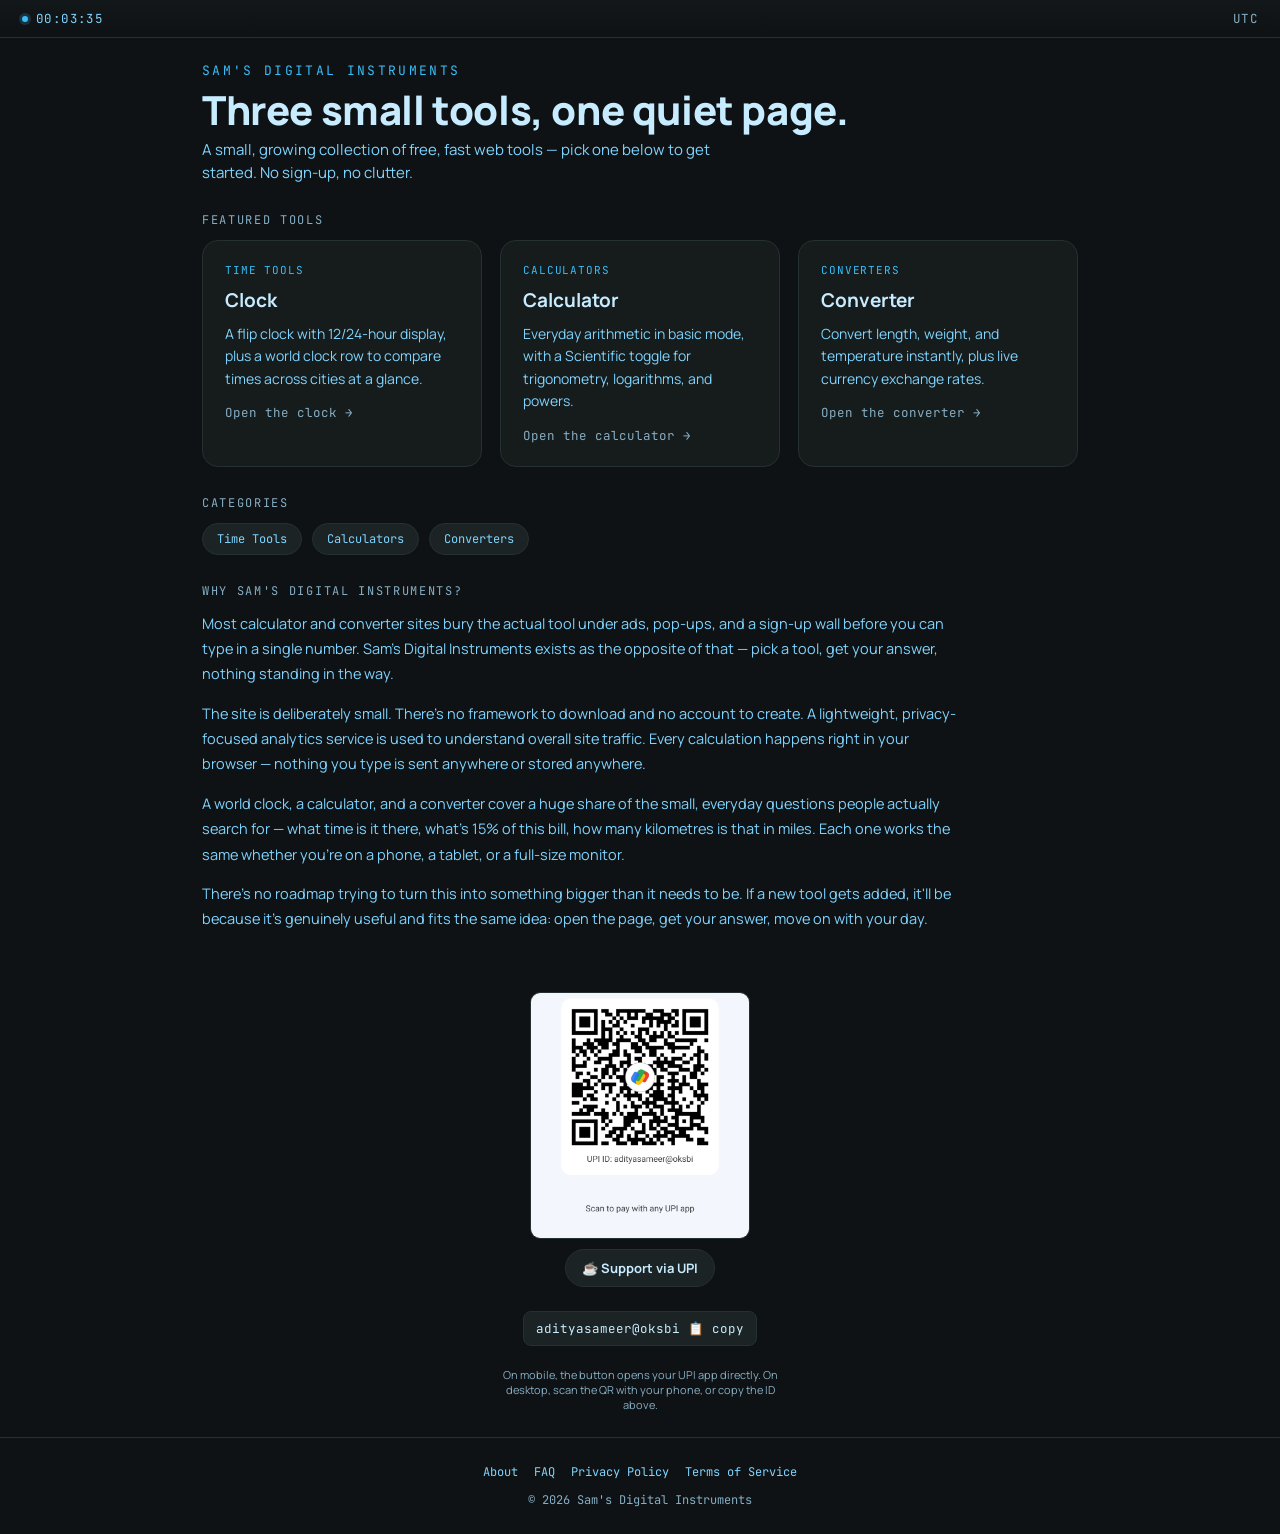
<file: index.html>
<!DOCTYPE html>
<html lang="en">
<head>
<script data-goatcounter="https://samsdigits.goatcounter.com/count"
        async src="//gc.zgo.at/count.js"></script>

<script>
  window.dataLayer = window.dataLayer || [];
</script>
<meta charset="UTF-8">
<meta name="viewport" content="width=device-width, initial-scale=1.0">
<title>Sam's Digital Instruments — Free Clock, Calculator & Converter Tools</title>
<meta name="description" content="A small, growing collection of free, fast web tools: a flip clock with world-time comparison, a basic and scientific calculator, and a unit and currency converter. No sign-up, no clutter.">
<meta name="robots" content="index, follow">
<link rel="canonical" href="https://samsdigitalinstruments.pages.dev/">
<meta property="og:title" content="Sam's Digital Instruments — Free Clock, Calculator & Converter Tools">
<meta property="og:description" content="A small, growing collection of free, fast web tools. No sign-up, no clutter.">
<meta property="og:type" content="website">
<meta property="og:url" content="https://samsdigitalinstruments.pages.dev/">
<meta name="twitter:card" content="summary">
<meta name="twitter:title" content="Sam's Digital Instruments — Free Clock, Calculator & Converter Tools">
<meta name="twitter:description" content="A small, growing collection of free, fast web tools. No sign-up, no clutter.">
<!-- Once you create a Google Search Console account, paste your verification meta tag here, e.g.: -->
<meta name="google-site-verification" content="5kA5aiMael0OMFiTy81zZiRR19ssG4AjTBRuRiOoYuk" />
<!-- Once you have a real Google AdSense account, paste the site verification meta tag / script AdSense gives you here -->
<link rel="preconnect" href="https://fonts.googleapis.com">
<link href="https://fonts.googleapis.com/css2?family=JetBrains+Mono:wght@400;500;700&family=Manrope:wght@400;500;600;700;800&display=swap" rel="stylesheet">
<link rel="stylesheet" href="styles.css">
<script type="application/ld+json">
{
  "@context": "https://schema.org",
  "@type": "WebSite",
  "name": "Sam's Digital Instruments",
  "url": "https://samsdigitalinstruments.pages.dev/"
}
</script>
</head>
<body>
<!--
  ARCHITECTURE NOTE:
  Each tool now lives on its own page (clock.html, calculator.html, converter.html) with its
  own metadata, structured data, and tool-specific FAQ. This homepage is a lightweight
  directory: intro, featured tool cards, and categories. Future tools (age-calculator.html,
  gst-calculator.html, etc.) slot into the same category system and card pattern used here —
  no redesign needed to add them. A search bar is intentionally not implemented yet; the
  category/card structure is what a future search would filter over.
-->

  <div class="statusbar">
    <div class="live"><span class="dot"></span><span id="statusTime">--:--:--</span></div>
    <div id="statusZone">local time</div>
  </div>

  <header class="hero">
    <p class="wordmark">Sam's Digital Instruments</p>
    <h1>Three small tools, one quiet page.</h1>
    <p class="sub">A small, growing collection of free, fast web tools — pick one below to get started. No sign-up, no clutter.</p>
  </header>

  <main>
    <section>
      <h2 class="section-label">Featured Tools</h2>
      <div class="tool-directory">
        <a class="tool-card" href="/clock">
          <span class="cat">Time Tools</span>
          <h2>Clock</h2>
          <p>A flip clock with 12/24-hour display, plus a world clock row to compare times across cities at a glance.</p>
          <span class="go">Open the clock →</span>
        </a>
        <a class="tool-card" href="/calculator">
          <span class="cat">Calculators</span>
          <h2>Calculator</h2>
          <p>Everyday arithmetic in basic mode, with a Scientific toggle for trigonometry, logarithms, and powers.</p>
          <span class="go">Open the calculator →</span>
        </a>
        <a class="tool-card" href="/converter">
          <span class="cat">Converters</span>
          <h2>Converter</h2>
          <p>Convert length, weight, and temperature instantly, plus live currency exchange rates.</p>
          <span class="go">Open the converter →</span>
        </a>
      </div>
    </section>

    <section>
      <h2 class="section-label">Categories</h2>
      <div class="categories">
        <span class="category-tag">Time Tools</span>
        <span class="category-tag">Calculators</span>
        <span class="category-tag">Converters</span>
      </div>
    </section>

    <section>
      <h2 class="section-label">Why Sam's Digital Instruments?</h2>
      <div class="prose">
        <p>Most calculator and converter sites bury the actual tool under ads, pop-ups, and a sign-up wall before you can type in a single number. Sam's Digital Instruments exists as the opposite of that — pick a tool, get your answer, nothing standing in the way.</p>
        <p>The site is deliberately small. There's no framework to download and no account to create. A lightweight, privacy-focused analytics service is used to understand overall site traffic. Every calculation happens right in your browser — nothing you type is sent anywhere or stored anywhere.</p>
        <p>A world clock, a calculator, and a converter cover a huge share of the small, everyday questions people actually search for — what time is it there, what's 15% of this bill, how many kilometres is that in miles. Each one works the same whether you're on a phone, a tablet, or a full-size monitor.</p>
        <p>There's no roadmap trying to turn this into something bigger than it needs to be. If a new tool gets added, it'll be because it's genuinely useful and fits the same idea: open the page, get your answer, move on with your day.</p>
      </div>
    </section>
  </main>

  <!-- SUPPORT — kept as its own section, separate from the footer. -->
  <section style="text-align:center; padding:0 22px;">
    <div class="upi-support">
      <div class="upi-qr"><img src="upi-qr.png" alt="UPI QR code for supporting Sam's Digital Instruments"></div>
      <a class="coffee-btn" href="upi://pay?pa=adityasameer@oksbi&pn=Sam&cu=INR">☕ Support via UPI</a>
      <button class="upi-id-copy" id="upiIdCopy" type="button">adityasameer@oksbi <span id="upiCopyLabel">📋 copy</span></button>
      <p class="upi-hint">On mobile, the button opens your UPI app directly. On desktop, scan the QR with your phone, or copy the ID above.</p>
    </div>
  </section>

  <footer>
    <div class="footer-links">
      <a href="/about">About</a>
      <a href="/faq">FAQ</a>
      <a href="/privacy">Privacy Policy</a>
      <a href="/terms">Terms of Service</a>
    </div>
    <div>&copy; 2026 Sam's Digital Instruments</div>
  </footer>

<script>
  function pad(n){ return n.toString().padStart(2,'0'); }
  function updateStatus(){
    const now = new Date();
    document.getElementById('statusTime').textContent = `${pad(now.getHours())}:${pad(now.getMinutes())}:${pad(now.getSeconds())}`;
    try{ document.getElementById('statusZone').textContent = Intl.DateTimeFormat().resolvedOptions().timeZone; }catch(e){}
  }
  setInterval(updateStatus, 1000);
  updateStatus();

  document.getElementById('upiIdCopy').addEventListener('click', () => {
    navigator.clipboard.writeText('adityasameer@oksbi').then(() => {
      const label = document.getElementById('upiCopyLabel');
      label.textContent = '✓ copied';
      setTimeout(() => { label.textContent = '📋 copy'; }, 1800);
    });
  });
</script>
</body>
</html>
</file>
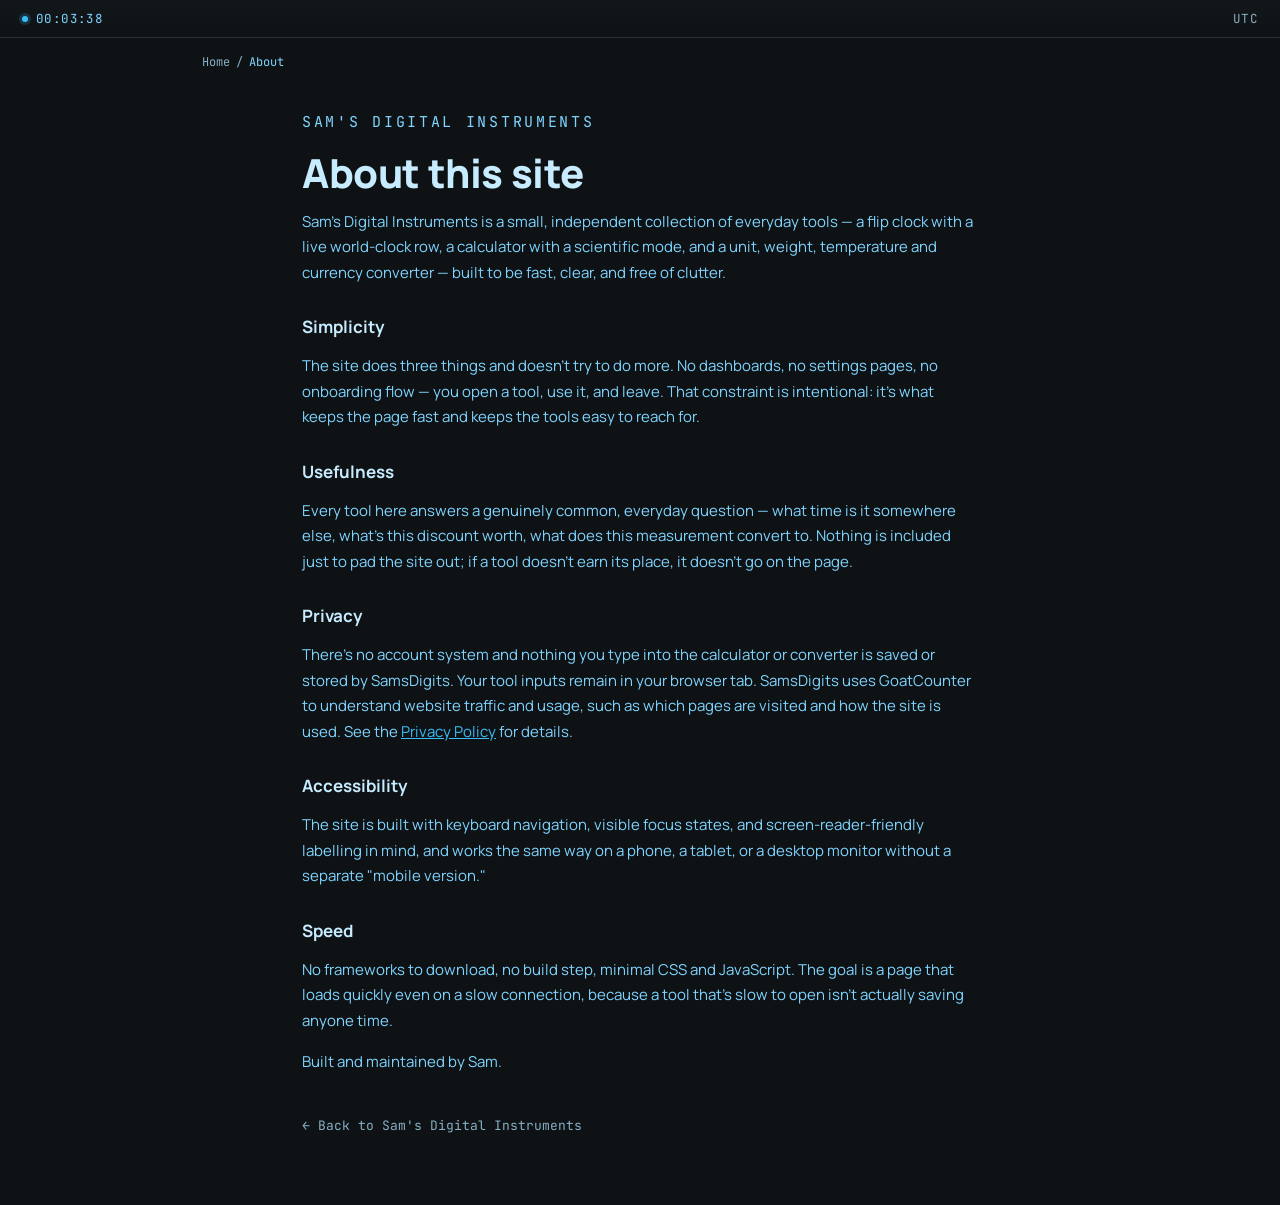
<file: about.html>
<!DOCTYPE html>
<html lang="en">
<head>
<script data-goatcounter="https://samsdigits.goatcounter.com/count"
        async src="//gc.zgo.at/count.js"></script>

<script>
  window.dataLayer = window.dataLayer || [];
</script>
<meta charset="UTF-8">
<meta name="viewport" content="width=device-width, initial-scale=1.0">
<title>About — Sam's Digital Instruments</title>
<meta name="description" content="About Sam's Digital Instruments — a free, privacy-friendly clock, calculator, and converter, and the design philosophy behind it.">
<meta name="robots" content="index, follow">
<link rel="canonical" href="https://samsdigitalinstruments.pages.dev/about">
<link rel="preconnect" href="https://fonts.googleapis.com">
<link href="https://fonts.googleapis.com/css2?family=JetBrains+Mono:wght@400;500;700&family=Manrope:wght@400;500;600;700;800&display=swap" rel="stylesheet">
<link rel="stylesheet" href="styles.css">
</head>
<body>
  <div class="statusbar">
    <div class="live"><span class="dot"></span><span id="statusTime">--:--:--</span></div>
    <div id="statusZone">local time</div>
  </div>
  <nav class="breadcrumb"><a href="/">Home</a><span class="sep">/</span><span class="current">About</span></nav>

  <div class="page-wrap">
    <p class="wordmark">Sam's Digital Instruments</p>
    <h1>About this site</h1>
    <p>Sam's Digital Instruments is a small, independent collection of everyday tools — a flip clock with a live world-clock row, a calculator with a scientific mode, and a unit, weight, temperature and currency converter — built to be fast, clear, and free of clutter.</p>

    <h2>Simplicity</h2>
    <p>The site does three things and doesn't try to do more. No dashboards, no settings pages, no onboarding flow — you open a tool, use it, and leave. That constraint is intentional: it's what keeps the page fast and keeps the tools easy to reach for.</p>

    <h2>Usefulness</h2>
    <p>Every tool here answers a genuinely common, everyday question — what time is it somewhere else, what's this discount worth, what does this measurement convert to. Nothing is included just to pad the site out; if a tool doesn't earn its place, it doesn't go on the page.</p>

    <h2>Privacy</h2>
    <p>There's no account system and nothing you type into the calculator or converter is saved or stored by SamsDigits. Your tool inputs remain in your browser tab. SamsDigits uses GoatCounter to understand website traffic and usage, such as which pages are visited and how the site is used. See the <a href="/privacy">Privacy Policy</a> for details.</p>

    <h2>Accessibility</h2>
    <p>The site is built with keyboard navigation, visible focus states, and screen-reader-friendly labelling in mind, and works the same way on a phone, a tablet, or a desktop monitor without a separate "mobile version."</p>

    <h2>Speed</h2>
    <p>No frameworks to download, no build step, minimal CSS and JavaScript. The goal is a page that loads quickly even on a slow connection, because a tool that's slow to open isn't actually saving anyone time.</p>

    <p>Built and maintained by Sam.</p>
    <a class="back" href="/">← Back to Sam's Digital Instruments</a>
  </div>

<script>
function pad(n){ return n.toString().padStart(2,'0'); }
function updateStatus(){
  const now = new Date();
  document.getElementById('statusTime').textContent = `${pad(now.getHours())}:${pad(now.getMinutes())}:${pad(now.getSeconds())}`;
  try{ document.getElementById('statusZone').textContent = Intl.DateTimeFormat().resolvedOptions().timeZone; }catch(e){}
}
setInterval(updateStatus, 1000);
updateStatus();
</script>
</body>
</html>
</file>
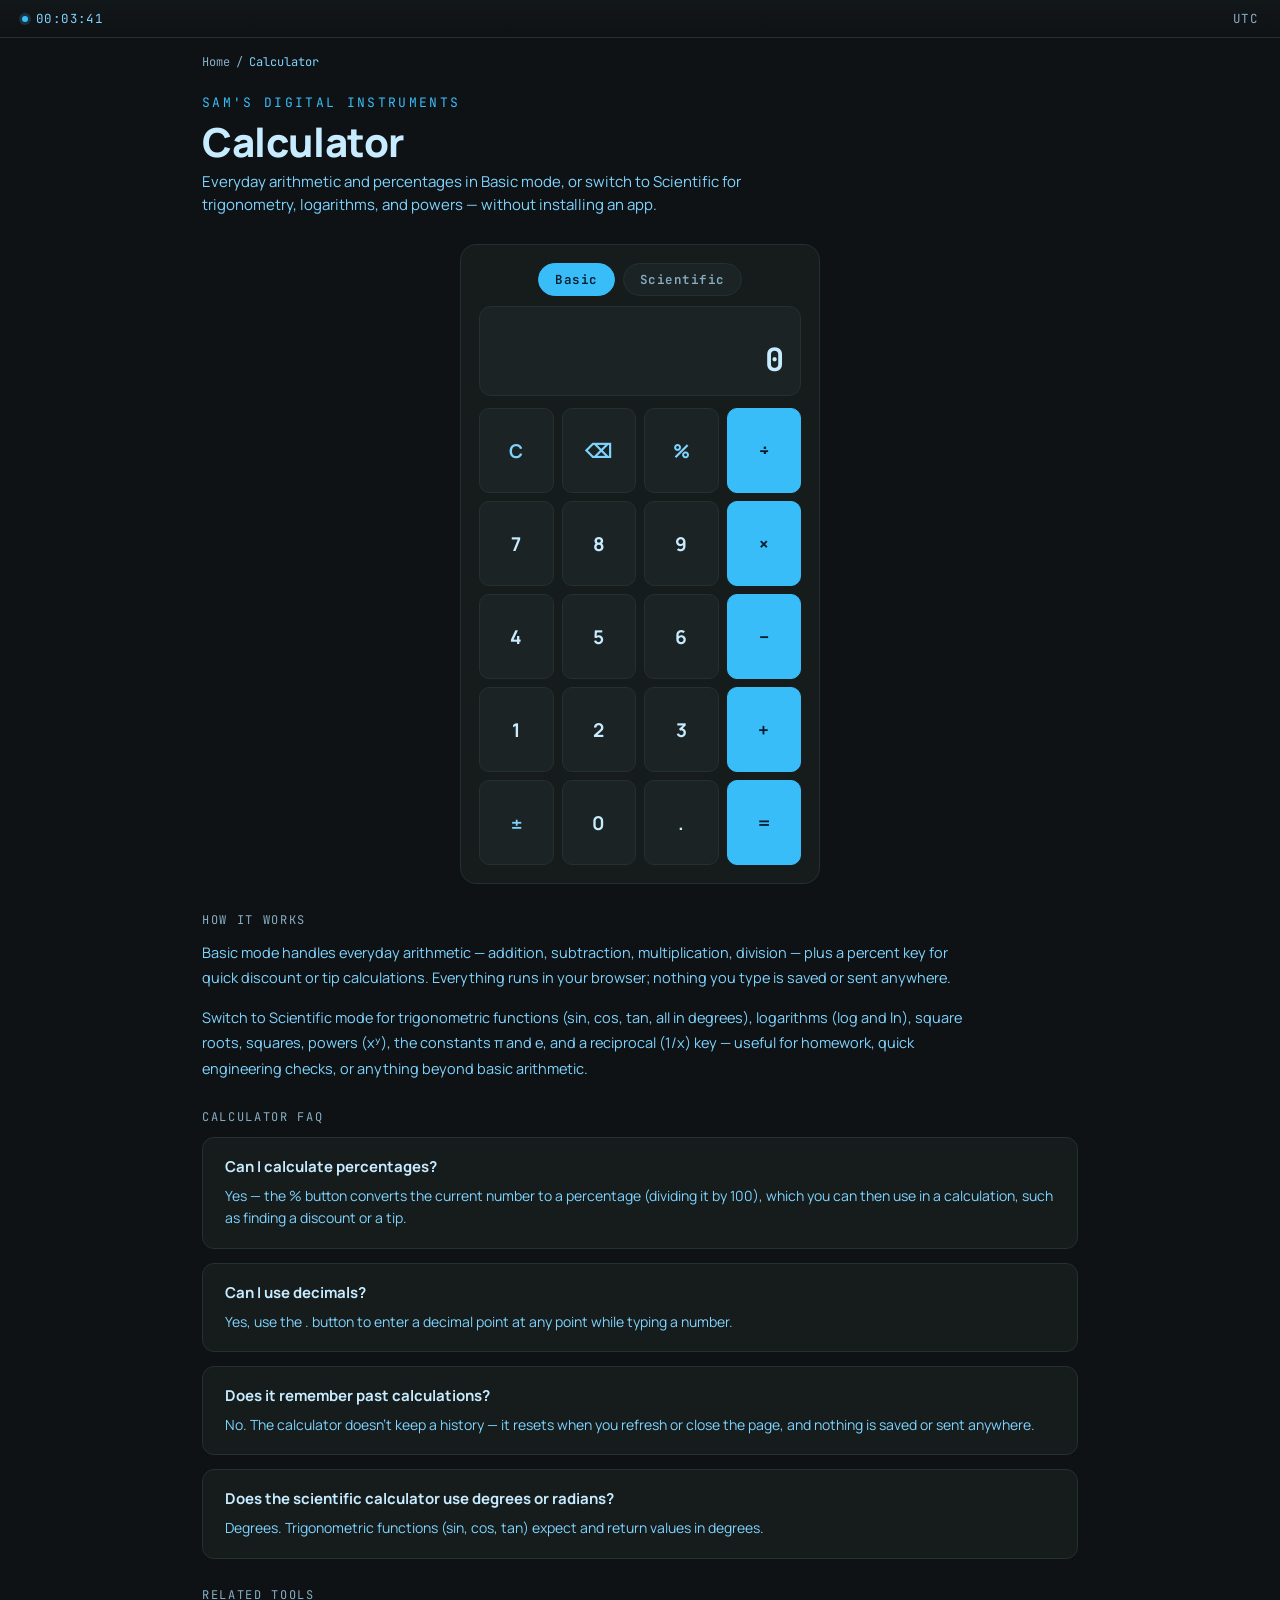
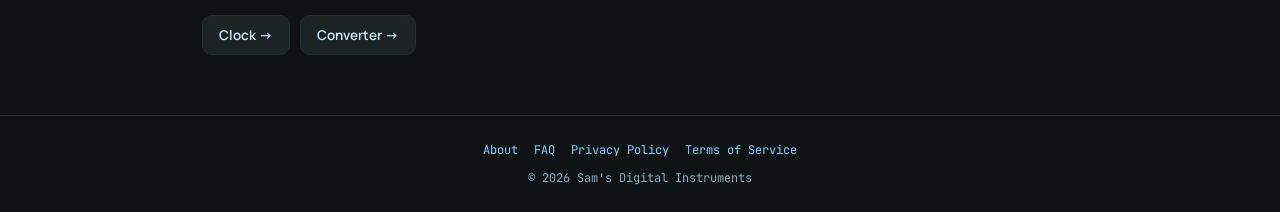
<file: calculator.html>
<!DOCTYPE html>
<html lang="en">
<head>
<script data-goatcounter="https://samsdigits.goatcounter.com/count"
        async src="//gc.zgo.at/count.js"></script>

<script>
  window.dataLayer = window.dataLayer || [];
</script>
<meta charset="UTF-8">
<meta name="viewport" content="width=device-width, initial-scale=1.0">
<title>Calculator — Basic & Scientific — Sam's Digital Instruments</title>
<meta name="description" content="A free calculator for everyday arithmetic and percentages, with a Scientific mode for trigonometry, logarithms, square roots, and powers — right in your browser.">
<meta name="robots" content="index, follow">
<link rel="canonical" href="https://samsdigitalinstruments.pages.dev/calculator">
<meta property="og:title" content="Calculator — Basic & Scientific — Sam's Digital Instruments">
<meta property="og:description" content="A free basic and scientific calculator, right in your browser.">
<meta property="og:type" content="website">
<meta property="og:url" content="https://samsdigitalinstruments.pages.dev/calculator">
<meta name="twitter:card" content="summary">
<link rel="preconnect" href="https://fonts.googleapis.com">
<link href="https://fonts.googleapis.com/css2?family=JetBrains+Mono:wght@400;500;700&family=Manrope:wght@400;500;600;700;800&display=swap" rel="stylesheet">
<link rel="stylesheet" href="styles.css">
<script type="application/ld+json">
{
  "@context": "https://schema.org",
  "@type": "WebApplication",
  "name": "Calculator — Basic & Scientific",
  "url": "https://samsdigitalinstruments.pages.dev/calculator",
  "applicationCategory": "UtilityApplication",
  "operatingSystem": "Any",
  "offers": { "@type": "Offer", "price": "0", "priceCurrency": "USD" }
}
</script>
<script type="application/ld+json">
{
  "@context": "https://schema.org",
  "@type": "BreadcrumbList",
  "itemListElement": [
    { "@type": "ListItem", "position": 1, "name": "Home", "item": "https://samsdigitalinstruments.pages.dev/" },
    { "@type": "ListItem", "position": 2, "name": "Calculator", "item": "https://samsdigitalinstruments.pages.dev/calculator" }
  ]
}
</script>
<script type="application/ld+json">
{
  "@context": "https://schema.org",
  "@type": "FAQPage",
  "mainEntity": [
    { "@type": "Question", "name": "Can I calculate percentages?", "acceptedAnswer": { "@type": "Answer", "text": "Yes — the % button converts the current number to a percentage (dividing it by 100), which you can then use in a calculation, such as finding a discount or a tip." } },
    { "@type": "Question", "name": "Can I use decimals?", "acceptedAnswer": { "@type": "Answer", "text": "Yes, use the . button to enter a decimal point at any point while typing a number." } },
    { "@type": "Question", "name": "Does it remember past calculations?", "acceptedAnswer": { "@type": "Answer", "text": "No. The calculator doesn't keep a history — it resets when you refresh or close the page, and nothing is saved or sent anywhere." } },
    { "@type": "Question", "name": "Does the scientific calculator use degrees or radians?", "acceptedAnswer": { "@type": "Answer", "text": "Degrees. Trigonometric functions (sin, cos, tan) expect and return values in degrees." } }
  ]
}
</script>
</head>
<body>

  <div class="statusbar">
    <div class="live"><span class="dot"></span><span id="statusTime">--:--:--</span></div>
    <div id="statusZone">local time</div>
  </div>

  <nav class="breadcrumb"><a href="/">Home</a><span class="sep">/</span><span class="current">Calculator</span></nav>

  <header class="hero">
    <p class="wordmark">Sam's Digital Instruments</p>
    <h1>Calculator</h1>
    <p class="sub">Everyday arithmetic and percentages in Basic mode, or switch to Scientific for trigonometry, logarithms, and powers — without installing an app.</p>
  </header>

  <main>
    <section style="display:flex; justify-content:center;">
      <div class="panel aspect-916">
        <div class="mode-toggle" style="margin-bottom:10px;">
          <button class="mode-btn active" data-calcmode="basic">Basic</button>
          <button class="mode-btn" data-calcmode="scientific">Scientific</button>
        </div>

        <div class="calc-display">
          <div class="calc-expr" id="calcExpr">&nbsp;</div>
          <div class="calc-result" id="calcResult">0</div>
        </div>

        <div class="calc-sci-row" id="calcSciRow" style="display:none;">
          <button data-fn="sin">sin</button>
          <button data-fn="cos">cos</button>
          <button data-fn="tan">tan</button>
          <button data-fn="log">log</button>
          <button data-fn="ln">ln</button>
          <button data-fn="sqrt">√</button>
          <button data-fn="sq">x²</button>
          <button data-op="^">xʸ</button>
          <button data-fn="pi">π</button>
          <button data-fn="e">e</button>
          <button data-fn="inv">1/x</button>
        </div>

        <div class="calc-grid">
          <button class="fn" data-action="clear">C</button>
          <button class="fn" data-action="back">⌫</button>
          <button class="fn" data-action="percent">%</button>
          <button class="op" data-op="/">÷</button>
          <button data-digit="7">7</button>
          <button data-digit="8">8</button>
          <button data-digit="9">9</button>
          <button class="op" data-op="*">×</button>
          <button data-digit="4">4</button>
          <button data-digit="5">5</button>
          <button data-digit="6">6</button>
          <button class="op" data-op="-">−</button>
          <button data-digit="1">1</button>
          <button data-digit="2">2</button>
          <button data-digit="3">3</button>
          <button class="op" data-op="+">+</button>
          <button class="fn" data-action="sign">±</button>
          <button data-digit="0">0</button>
          <button data-action="decimal">.</button>
          <button class="op" data-action="equals">=</button>
        </div>
      </div>
    </section>

    <section>
      <h2 class="section-label">How it works</h2>
      <div class="prose">
        <p>Basic mode handles everyday arithmetic — addition, subtraction, multiplication, division — plus a percent key for quick discount or tip calculations. Everything runs in your browser; nothing you type is saved or sent anywhere.</p>
        <p>Switch to Scientific mode for trigonometric functions (sin, cos, tan, all in degrees), logarithms (log and ln), square roots, squares, powers (xʸ), the constants π and e, and a reciprocal (1/x) key — useful for homework, quick engineering checks, or anything beyond basic arithmetic.</p>
      </div>
    </section>

    <section>
      <h2 class="section-label">Calculator FAQ</h2>
      <div class="faq">
        <div class="faq-item">
          <h3>Can I calculate percentages?</h3>
          <p>Yes — the % button converts the current number to a percentage (dividing it by 100), which you can then use in a calculation, such as finding a discount or a tip.</p>
        </div>
        <div class="faq-item">
          <h3>Can I use decimals?</h3>
          <p>Yes, use the . button to enter a decimal point at any point while typing a number.</p>
        </div>
        <div class="faq-item">
          <h3>Does it remember past calculations?</h3>
          <p>No. The calculator doesn't keep a history — it resets when you refresh or close the page, and nothing is saved or sent anywhere.</p>
        </div>
        <div class="faq-item">
          <h3>Does the scientific calculator use degrees or radians?</h3>
          <p>Degrees. Trigonometric functions (sin, cos, tan) expect and return values in degrees.</p>
        </div>
      </div>
    </section>

    <section>
      <h2 class="section-label">Related Tools</h2>
      <div class="related-tools">
        <a href="/clock">Clock →</a>
        <a href="/converter">Converter →</a>
      </div>
    </section>
  </main>

  <footer>
    <div class="footer-links">
      <a href="/about">About</a>
      <a href="/faq">FAQ</a>
      <a href="/privacy">Privacy Policy</a>
      <a href="/terms">Terms of Service</a>
    </div>
    <div>&copy; 2026 Sam's Digital Instruments</div>
  </footer>

<script>
function pad(n){ return n.toString().padStart(2,'0'); }
function updateStatus(){
  const now = new Date();
  document.getElementById('statusTime').textContent = `${pad(now.getHours())}:${pad(now.getMinutes())}:${pad(now.getSeconds())}`;
  try{ document.getElementById('statusZone').textContent = Intl.DateTimeFormat().resolvedOptions().timeZone; }catch(e){}
}
setInterval(updateStatus, 1000);
updateStatus();

let calcCurrent = '0';
let calcTokens = [];
let calcResetNext = false;
let calcSciMode = false;

const calcExprEl = document.getElementById('calcExpr');
const calcResultEl = document.getElementById('calcResult');

function fmtNum(n){
  if(!isFinite(n)) return 'Error';
  const s = Math.round(n*1e10)/1e10;
  return s.toString();
}
function renderCalc(){
  calcResultEl.textContent = calcCurrent;
  calcExprEl.textContent = calcTokens.length
    ? calcTokens.map(token => typeof token === 'number' ? fmtNum(token) : opSymbol(token)).join(' ')
    : '\u00A0';
}
function opSymbol(op){ return {'+':'+','-':'−','*':'×','/':'÷','^':'xʸ'}[op] || op; }
function inputDigit(d){
  if(calcResetNext){ calcCurrent = d; calcResetNext = false; }
  else{ calcCurrent = (calcCurrent === '0') ? d : calcCurrent + d; }
  renderCalc();
}
function inputDecimal(){
  if(calcResetNext){ calcCurrent = '0.'; calcResetNext = false; renderCalc(); return; }
  if(!calcCurrent.includes('.')) calcCurrent += '.';
  renderCalc();
}
function chooseOperator(op){
  if(calcResetNext && calcTokens.length){
    calcTokens[calcTokens.length - 1] = op;
  } else {
    calcTokens.push(parseFloat(calcCurrent), op);
  }
  calcResetNext = true;
  renderCalc();
}
function applyOperator(a, op, b){
  switch(op){
    case '+': return a+b;
    case '-': return a-b;
    case '*': return a*b;
    case '/': return b===0 ? NaN : a/b;
    case '^': return Math.pow(a,b);
    default: return b;
  }
}
function reduceOperators(tokens, operators, rightAssociative=false){
  if(rightAssociative){
    for(let i=tokens.length-2; i>=1; i-=2){
      if(!operators.includes(tokens[i])) continue;
      const result = applyOperator(tokens[i-1], tokens[i], tokens[i+1]);
      tokens.splice(i-1, 3, result);
    }
    return;
  }
  let i=1;
  while(i<tokens.length-1){
    if(operators.includes(tokens[i])){
      const result = applyOperator(tokens[i-1], tokens[i], tokens[i+1]);
      tokens.splice(i-1, 3, result);
    } else {
      i += 2;
    }
  }
}
function compute(){
  if(!calcTokens.length) return;
  const tokens = [...calcTokens, parseFloat(calcCurrent)];
  reduceOperators(tokens, ['^'], true);
  reduceOperators(tokens, ['*','/']);
  reduceOperators(tokens, ['+','-']);
  calcCurrent = fmtNum(tokens[0]);
  calcTokens = [];
  calcResetNext = true;
  renderCalc();
}
function clearAll(){
  calcCurrent = '0'; calcTokens = []; calcResetNext = false;
  renderCalc();
}
function backspace(){
  if(calcResetNext) return;
  calcCurrent = calcCurrent.length>1 ? calcCurrent.slice(0,-1) : '0';
  renderCalc();
}
function toggleSign(){
  if(calcCurrent === '0') return;
  calcCurrent = calcCurrent.startsWith('-') ? calcCurrent.slice(1) : '-'+calcCurrent;
  renderCalc();
}
function percent(){
  calcCurrent = fmtNum(parseFloat(calcCurrent)/100);
  renderCalc();
}
function applyUnary(fn){
  const x = parseFloat(calcCurrent);
  const deg2rad = d => d*Math.PI/180;
  let result;
  switch(fn){
    case 'sin': result = Math.sin(deg2rad(x)); break;
    case 'cos': result = Math.cos(deg2rad(x)); break;
    case 'tan': result = Math.tan(deg2rad(x)); break;
    case 'log': result = Math.log10(x); break;
    case 'ln': result = Math.log(x); break;
    case 'sqrt': result = Math.sqrt(x); break;
    case 'sq': result = x*x; break;
    case 'inv': result = x===0 ? NaN : 1/x; break;
    case 'pi': result = Math.PI; break;
    case 'e': result = Math.E; break;
    default: result = x;
  }
  calcCurrent = fmtNum(result);
  calcResetNext = true;
  renderCalc();
}
document.querySelector('.calc-grid').addEventListener('click', (e)=>{
  const btn = e.target.closest('button');
  if(!btn) return;
  if(btn.dataset.digit !== undefined) inputDigit(btn.dataset.digit);
  else if(btn.dataset.action === 'decimal') inputDecimal();
  else if(btn.dataset.action === 'clear') clearAll();
  else if(btn.dataset.action === 'back') backspace();
  else if(btn.dataset.action === 'sign') toggleSign();
  else if(btn.dataset.action === 'percent') percent();
  else if(btn.dataset.action === 'equals') compute();
  else if(btn.dataset.op) chooseOperator(btn.dataset.op);
});
document.getElementById('calcSciRow').addEventListener('click', (e)=>{
  const btn = e.target.closest('button');
  if(!btn) return;
  if(btn.dataset.op) chooseOperator(btn.dataset.op);
  else if(btn.dataset.fn) applyUnary(btn.dataset.fn);
});
document.querySelectorAll('[data-calcmode]').forEach(btn=>{
  btn.addEventListener('click', ()=>{
    document.querySelectorAll('[data-calcmode]').forEach(b=>b.classList.remove('active'));
    btn.classList.add('active');
    calcSciMode = btn.dataset.calcmode === 'scientific';
    document.getElementById('calcSciRow').style.display = calcSciMode ? 'flex' : 'none';
  });
});
renderCalc();
</script>
</body>
</html>
</file>
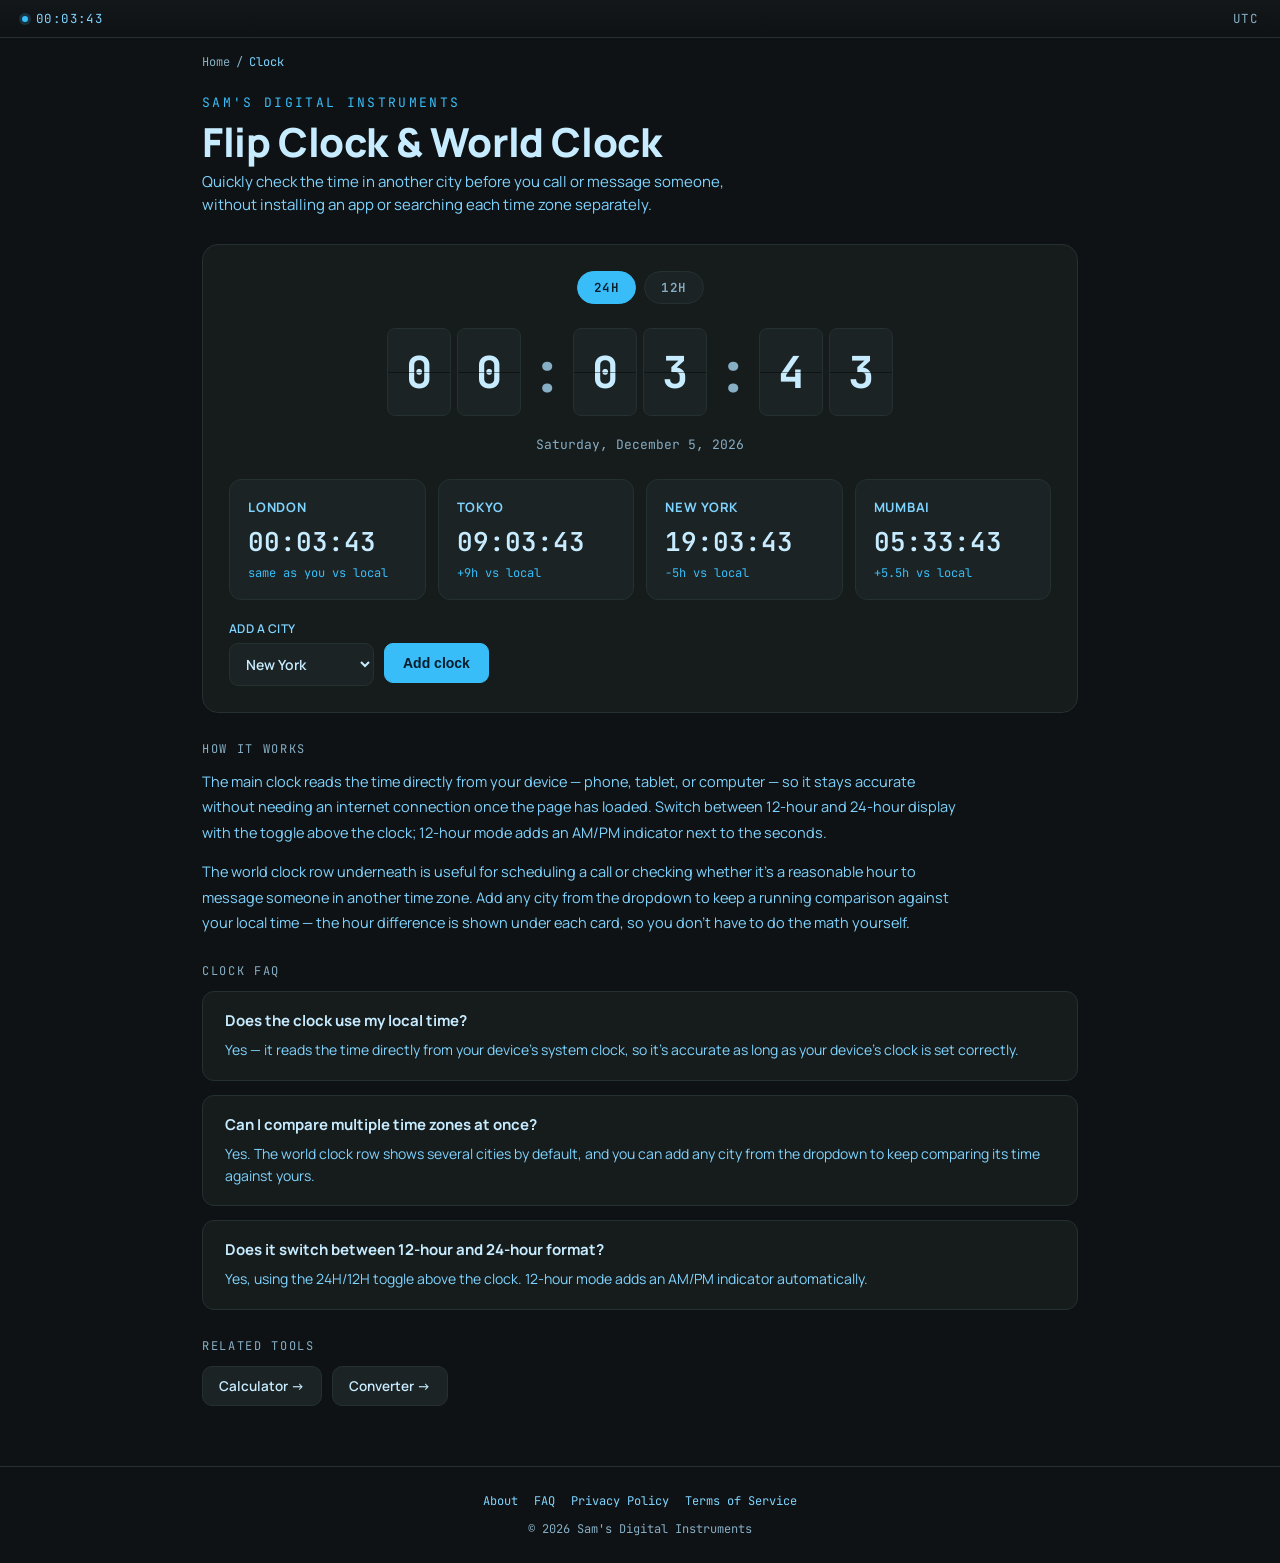
<file: clock.html>
<!DOCTYPE html>
<html lang="en">
<head>
<script data-goatcounter="https://samsdigits.goatcounter.com/count"
        async src="//gc.zgo.at/count.js"></script>

<script>
  window.dataLayer = window.dataLayer || [];
</script>
<meta charset="UTF-8">
<meta name="viewport" content="width=device-width, initial-scale=1.0">
<title>Flip Clock & World Clock — Sam's Digital Instruments</title>
<meta name="description" content="A free flip clock with 12/24-hour display and a live world clock row — compare the time in London, Tokyo, New York, Mumbai, or any city you add, against your own local time.">
<meta name="robots" content="index, follow">
<link rel="canonical" href="https://samsdigitalinstruments.pages.dev/clock">
<meta property="og:title" content="Flip Clock & World Clock — Sam's Digital Instruments">
<meta property="og:description" content="A free flip clock with a live world clock row to compare time zones at a glance.">
<meta property="og:type" content="website">
<meta property="og:url" content="https://samsdigitalinstruments.pages.dev/clock">
<meta name="twitter:card" content="summary">
<link rel="preconnect" href="https://fonts.googleapis.com">
<link href="https://fonts.googleapis.com/css2?family=JetBrains+Mono:wght@400;500;700&family=Manrope:wght@400;500;600;700;800&display=swap" rel="stylesheet">
<link rel="stylesheet" href="styles.css">
<script type="application/ld+json">
{
  "@context": "https://schema.org",
  "@type": "WebApplication",
  "name": "Flip Clock & World Clock",
  "url": "https://samsdigitalinstruments.pages.dev/clock",
  "applicationCategory": "UtilityApplication",
  "operatingSystem": "Any",
  "offers": { "@type": "Offer", "price": "0", "priceCurrency": "USD" }
}
</script>
<script type="application/ld+json">
{
  "@context": "https://schema.org",
  "@type": "BreadcrumbList",
  "itemListElement": [
    { "@type": "ListItem", "position": 1, "name": "Home", "item": "https://samsdigitalinstruments.pages.dev/" },
    { "@type": "ListItem", "position": 2, "name": "Clock", "item": "https://samsdigitalinstruments.pages.dev/clock" }
  ]
}
</script>
<script type="application/ld+json">
{
  "@context": "https://schema.org",
  "@type": "FAQPage",
  "mainEntity": [
    { "@type": "Question", "name": "Does the clock use my local time?", "acceptedAnswer": { "@type": "Answer", "text": "Yes — it reads the time directly from your device's system clock, so it's accurate as long as your device's clock is set correctly." } },
    { "@type": "Question", "name": "Can I compare multiple time zones at once?", "acceptedAnswer": { "@type": "Answer", "text": "Yes. The world clock row shows several cities by default, and you can add any city from the dropdown to keep comparing its time against yours." } },
    { "@type": "Question", "name": "Does it switch between 12-hour and 24-hour format?", "acceptedAnswer": { "@type": "Answer", "text": "Yes, using the 24H/12H toggle above the clock. 12-hour mode adds an AM/PM indicator automatically." } }
  ]
}
</script>
</head>
<body>

  <div class="statusbar">
    <div class="live"><span class="dot"></span><span id="statusTime">--:--:--</span></div>
    <div id="statusZone">local time</div>
  </div>

  <nav class="breadcrumb"><a href="/">Home</a><span class="sep">/</span><span class="current">Clock</span></nav>

  <header class="hero">
    <p class="wordmark">Sam's Digital Instruments</p>
    <h1>Flip Clock &amp; World Clock</h1>
    <p class="sub">Quickly check the time in another city before you call or message someone, without installing an app or searching each time zone separately.</p>
  </header>

  <main>
    <section>
      <div class="panel">
        <div class="mode-toggle">
          <button class="mode-btn active" data-mode="24">24H</button>
          <button class="mode-btn" data-mode="12">12H</button>
        </div>
        <div class="flip-clock" id="flipClock">
          <div class="flip-group" id="grpHours">
            <div class="flip-unit" id="h-tens"><div class="flip-card"><div class="flip-face front">0</div><div class="flip-face back">0</div></div></div>
            <div class="flip-unit" id="h-ones"><div class="flip-card"><div class="flip-face front">0</div><div class="flip-face back">0</div></div></div>
          </div>
          <div class="flip-sep">:</div>
          <div class="flip-group" id="grpMinutes">
            <div class="flip-unit" id="m-tens"><div class="flip-card"><div class="flip-face front">0</div><div class="flip-face back">0</div></div></div>
            <div class="flip-unit" id="m-ones"><div class="flip-card"><div class="flip-face front">0</div><div class="flip-face back">0</div></div></div>
          </div>
          <div class="flip-sep">:</div>
          <div class="flip-group" id="grpSeconds">
            <div class="flip-unit" id="s-tens"><div class="flip-card"><div class="flip-face front">0</div><div class="flip-face back">0</div></div></div>
            <div class="flip-unit" id="s-ones"><div class="flip-card"><div class="flip-face front">0</div><div class="flip-face back">0</div></div></div>
          </div>
          <div class="ampm" id="ampmBadge" style="display:none;">AM</div>
        </div>
        <div class="flip-date" id="bigDate">—</div>

        <div class="clock-grid" id="clockGrid"></div>

        <div class="add-row">
          <div class="field">
            <label for="tzSelect">Add a city</label>
            <select id="tzSelect"></select>
          </div>
          <button class="action" id="addTzBtn" style="margin-top:19px;">Add clock</button>
        </div>
      </div>
    </section>

    <section>
      <h2 class="section-label">How it works</h2>
      <div class="prose">
        <p>The main clock reads the time directly from your device — phone, tablet, or computer — so it stays accurate without needing an internet connection once the page has loaded. Switch between 12-hour and 24-hour display with the toggle above the clock; 12-hour mode adds an AM/PM indicator next to the seconds.</p>
        <p>The world clock row underneath is useful for scheduling a call or checking whether it's a reasonable hour to message someone in another time zone. Add any city from the dropdown to keep a running comparison against your local time — the hour difference is shown under each card, so you don't have to do the math yourself.</p>
      </div>
    </section>

    <section>
      <h2 class="section-label">Clock FAQ</h2>
      <div class="faq">
        <div class="faq-item">
          <h3>Does the clock use my local time?</h3>
          <p>Yes — it reads the time directly from your device's system clock, so it's accurate as long as your device's clock is set correctly.</p>
        </div>
        <div class="faq-item">
          <h3>Can I compare multiple time zones at once?</h3>
          <p>Yes. The world clock row shows several cities by default, and you can add any city from the dropdown to keep comparing its time against yours.</p>
        </div>
        <div class="faq-item">
          <h3>Does it switch between 12-hour and 24-hour format?</h3>
          <p>Yes, using the 24H/12H toggle above the clock. 12-hour mode adds an AM/PM indicator automatically.</p>
        </div>
      </div>
    </section>

    <section>
      <h2 class="section-label">Related Tools</h2>
      <div class="related-tools">
        <a href="/calculator">Calculator →</a>
        <a href="/converter">Converter →</a>
      </div>
    </section>
  </main>

  <footer>
    <div class="footer-links">
      <a href="/about">About</a>
      <a href="/faq">FAQ</a>
      <a href="/privacy">Privacy Policy</a>
      <a href="/terms">Terms of Service</a>
    </div>
    <div>&copy; 2026 Sam's Digital Instruments</div>
  </footer>

<script>
function pad(n){ return n.toString().padStart(2,'0'); }

function setFlipDigit(unitId, newVal){
  newVal = String(newVal);
  const unit = document.getElementById(unitId);
  const card = unit.querySelector('.flip-card');
  const front = unit.querySelector('.flip-face.front');
  const back = unit.querySelector('.flip-face.back');
  if(front.textContent === newVal) return;
  if(card.dataset.flipping === '1'){
    card.style.transition = 'none';
    card.classList.remove('flip');
    front.textContent = back.textContent;
    void card.offsetWidth;
    card.style.transition = '';
  }
  if(front.textContent === newVal){ card.dataset.flipping = '0'; return; }
  back.textContent = newVal;
  card.dataset.flipping = '1';
  card.classList.add('flip');
  clearTimeout(card._flipTimer);
  card._flipTimer = setTimeout(() => {
    card.style.transition = 'none';
    card.classList.remove('flip');
    front.textContent = newVal;
    void card.offsetWidth;
    card.style.transition = '';
    card.dataset.flipping = '0';
  }, 520);
}

function setDigitInstant(unitId, val){
  val = String(val);
  const unit = document.getElementById(unitId);
  const card = unit.querySelector('.flip-card');
  const front = unit.querySelector('.flip-face.front');
  const back = unit.querySelector('.flip-face.back');
  clearTimeout(card._flipTimer);
  card.style.transition = 'none';
  card.classList.remove('flip');
  front.textContent = val;
  back.textContent = val;
  void card.offsetWidth;
  card.style.transition = '';
  card.dataset.flipping = '0';
}

function getTimeParts(){
  const now = new Date();
  const hours24 = now.getHours();
  const ampm = hours24 >= 12 ? 'PM' : 'AM';
  let displayHours = hours24;
  if(clockMode === '12'){
    displayHours = hours24 % 12;
    if(displayHours === 0) displayHours = 12;
  }
  return { hh: pad(displayHours), mm: pad(now.getMinutes()), ss: pad(now.getSeconds()), ampm, now };
}

let clockMode = '24';

function updateStatusAndClock(){
  const { hh, mm, ss, ampm, now } = getTimeParts();
  document.getElementById('statusTime').textContent = clockMode === '12' ? `${hh}:${mm}:${ss} ${ampm}` : `${hh}:${mm}:${ss}`;
  setFlipDigit('h-tens', hh[0]); setFlipDigit('h-ones', hh[1]);
  setFlipDigit('m-tens', mm[0]); setFlipDigit('m-ones', mm[1]);
  setFlipDigit('s-tens', ss[0]); setFlipDigit('s-ones', ss[1]);
  const badge = document.getElementById('ampmBadge');
  if(clockMode === '12'){ badge.style.display = 'flex'; badge.textContent = ampm; }
  else{ badge.style.display = 'none'; }
  document.getElementById('bigDate').textContent = now.toLocaleDateString(undefined,{ weekday:'long', year:'numeric', month:'long', day:'numeric' });
  try{ document.getElementById('statusZone').textContent = Intl.DateTimeFormat().resolvedOptions().timeZone; }catch(e){}
}
setInterval(updateStatusAndClock, 1000);
updateStatusAndClock();

document.querySelectorAll('[data-mode]').forEach(btn=>{
  btn.addEventListener('click', ()=>{
    document.querySelectorAll('[data-mode]').forEach(b=>b.classList.remove('active'));
    btn.classList.add('active');
    clockMode = btn.dataset.mode;
    const { hh, mm, ss, ampm } = getTimeParts();
    setDigitInstant('h-tens', hh[0]); setDigitInstant('h-ones', hh[1]);
    setDigitInstant('m-tens', mm[0]); setDigitInstant('m-ones', mm[1]);
    setDigitInstant('s-tens', ss[0]); setDigitInstant('s-ones', ss[1]);
    document.getElementById('statusTime').textContent = clockMode === '12' ? `${hh}:${mm}:${ss} ${ampm}` : `${hh}:${mm}:${ss}`;
    const badge = document.getElementById('ampmBadge');
    if(clockMode === '12'){ badge.style.display = 'flex'; badge.textContent = ampm; }
    else{ badge.style.display = 'none'; }
  });
});

const ALL_ZONES = [
  ["New York","America/New_York"], ["Los Angeles","America/Los_Angeles"],
  ["London","Europe/London"], ["Paris","Europe/Paris"],
  ["Berlin","Europe/Berlin"], ["Dubai","Asia/Dubai"],
  ["Mumbai","Asia/Kolkata"], ["Singapore","Asia/Singapore"],
  ["Tokyo","Asia/Tokyo"], ["Sydney","Australia/Sydney"],
  ["São Paulo","America/Sao_Paulo"], ["Johannesburg","Africa/Johannesburg"],
  ["Moscow","Europe/Moscow"], ["Toronto","America/Toronto"]
];
let activeClocks = ["London","Tokyo","New York","Mumbai"];

const tzSelect = document.getElementById('tzSelect');
ALL_ZONES.forEach(([city]) => {
  const o = document.createElement('option'); o.value = city; o.textContent = city;
  tzSelect.appendChild(o);
});

function renderClocks(){
  const grid = document.getElementById('clockGrid');
  grid.innerHTML = '';
  const localOffset = -new Date().getTimezoneOffset();
  activeClocks.forEach(city=>{
    const entry = ALL_ZONES.find(z=>z[0]===city);
    if(!entry) return;
    const [name, zone] = entry;
    const now = new Date();
    const timeStr = new Intl.DateTimeFormat('en-GB',{ hour:'2-digit', minute:'2-digit', second:'2-digit', timeZone:zone }).format(now);
    const zoneOffsetMin = getOffsetMinutes(zone);
    const diff = (zoneOffsetMin - localOffset)/60;
    const diffLabel = diff===0 ? 'same as you' : (diff>0? '+'+diff+'h' : diff+'h');
    const card = document.createElement('div');
    card.className='clock-card';
    card.innerHTML = `<div class="city">${name}</div><div class="time">${timeStr}</div><div class="diff">${diffLabel} vs local</div>`;
    grid.appendChild(card);
  });
}
function getOffsetMinutes(zone){
  const now = new Date();
  const fmt = new Intl.DateTimeFormat('en-US',{ timeZone:zone, hour:'numeric', minute:'numeric', hour12:false, timeZoneName:'shortOffset'});
  const parts = fmt.formatToParts(now);
  const off = parts.find(p=>p.type==='timeZoneName')?.value || 'GMT+0';
  const m = off.match(/GMT([+-]\d+)(?::(\d+))?/);
  if(!m) return 0;
  const h = parseInt(m[1],10);
  const min = m[2]? parseInt(m[2],10) : 0;
  return h*60 + (h<0? -min : min);
}
document.getElementById('addTzBtn').addEventListener('click', ()=>{
  const city = tzSelect.value;
  if(!activeClocks.includes(city)){ activeClocks.push(city); renderClocks(); }
});
renderClocks();
setInterval(renderClocks, 1000);
</script>
</body>
</html>
</file>
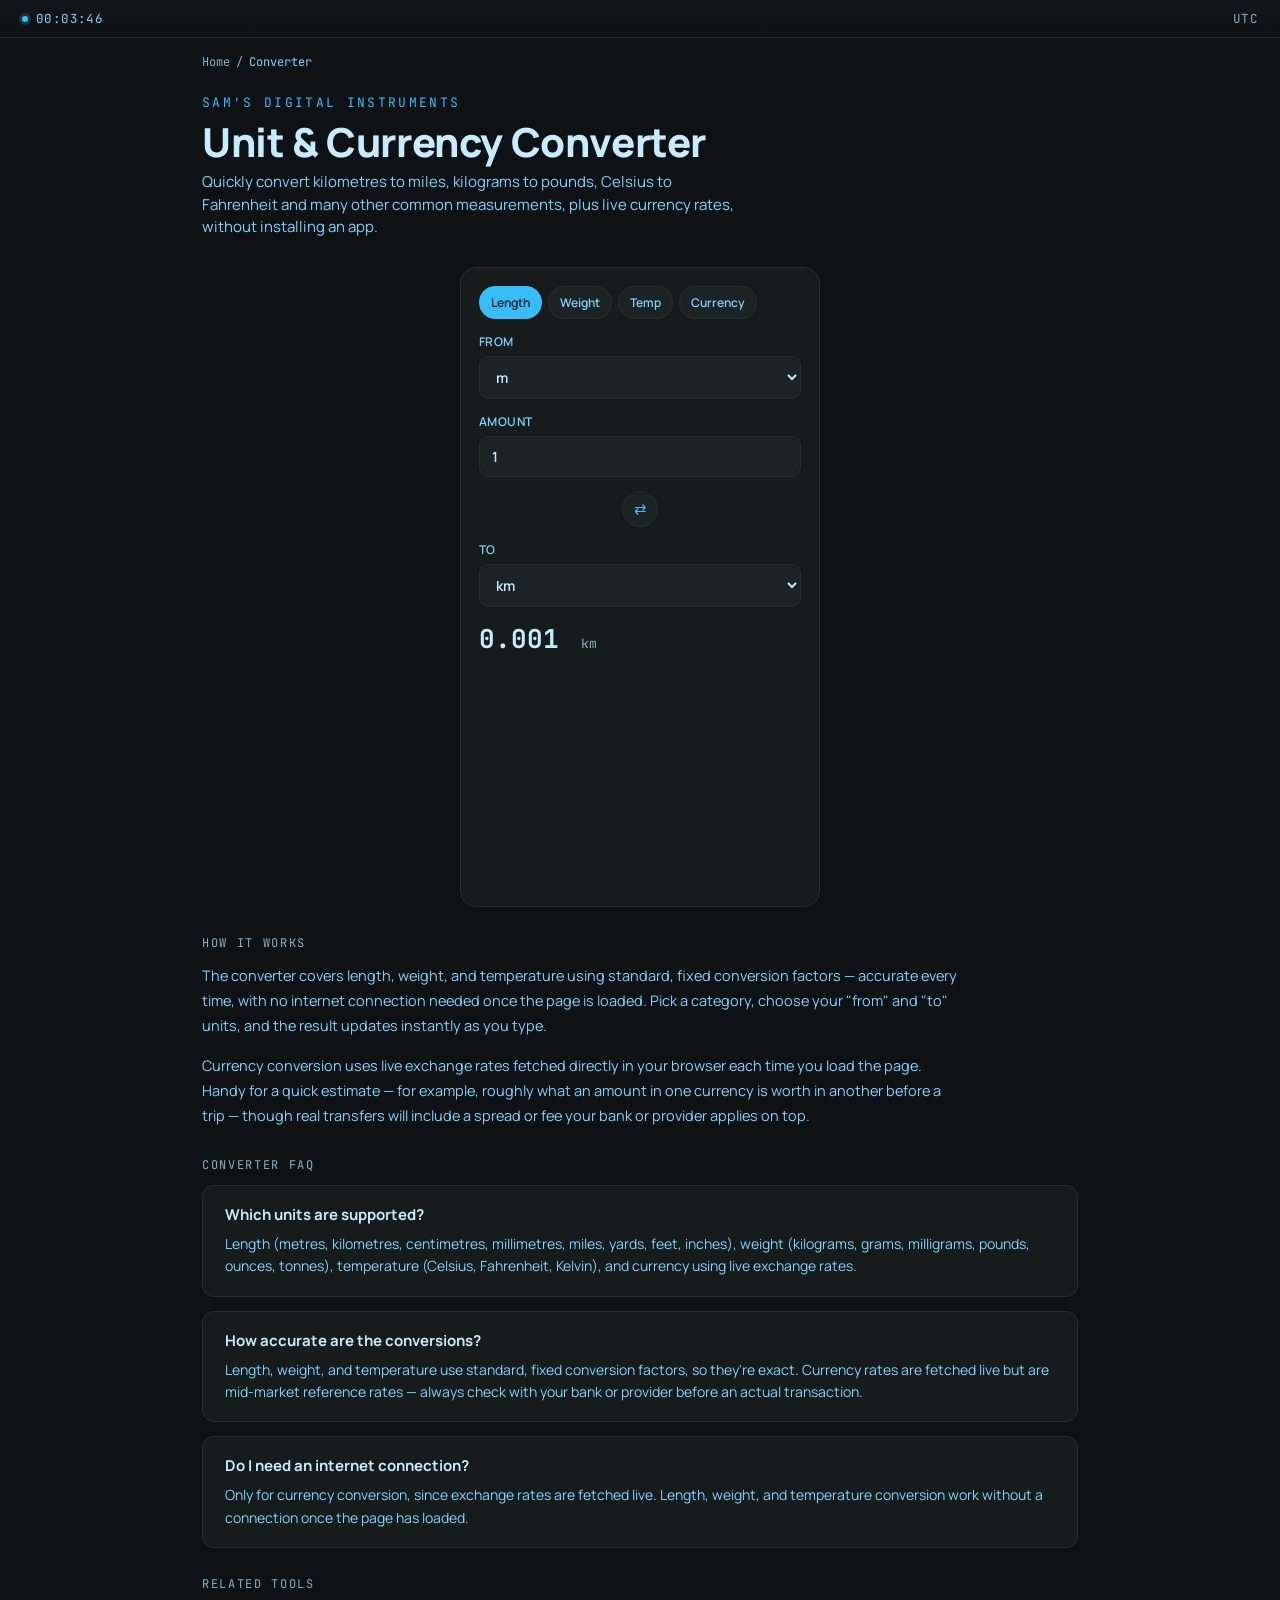
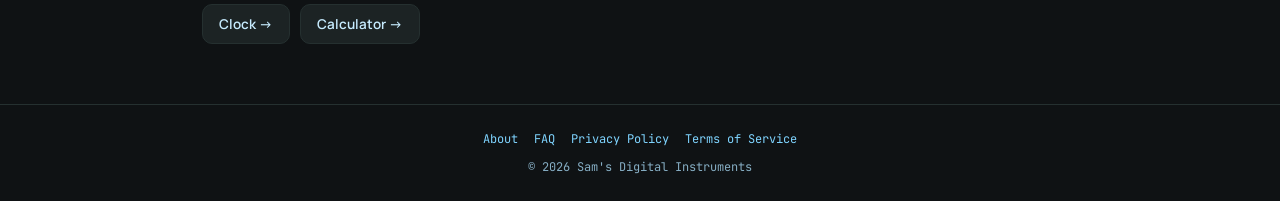
<file: converter.html>
<!DOCTYPE html>
<html lang="en">
<head>
<script data-goatcounter="https://samsdigits.goatcounter.com/count"
        async src="//gc.zgo.at/count.js"></script>

<script>
  window.dataLayer = window.dataLayer || [];
</script>
<meta charset="UTF-8">
<meta name="viewport" content="width=device-width, initial-scale=1.0">
<title>Unit & Currency Converter — Sam's Digital Instruments</title>
<meta name="description" content="Quickly convert kilometres to miles, kilograms to pounds, Celsius to Fahrenheit, and other common measurements, plus live currency exchange rates — without installing an app.">
<meta name="robots" content="index, follow">
<link rel="canonical" href="https://samsdigitalinstruments.pages.dev/converter">
<meta property="og:title" content="Unit & Currency Converter — Sam's Digital Instruments">
<meta property="og:description" content="Convert length, weight, temperature and currency instantly, right in your browser.">
<meta property="og:type" content="website">
<meta property="og:url" content="https://samsdigitalinstruments.pages.dev/converter">
<meta name="twitter:card" content="summary">
<link rel="preconnect" href="https://fonts.googleapis.com">
<link href="https://fonts.googleapis.com/css2?family=JetBrains+Mono:wght@400;500;700&family=Manrope:wght@400;500;600;700;800&display=swap" rel="stylesheet">
<link rel="stylesheet" href="styles.css">
<script type="application/ld+json">
{
  "@context": "https://schema.org",
  "@type": "WebApplication",
  "name": "Unit & Currency Converter",
  "url": "https://samsdigitalinstruments.pages.dev/converter",
  "applicationCategory": "UtilityApplication",
  "operatingSystem": "Any",
  "offers": { "@type": "Offer", "price": "0", "priceCurrency": "USD" }
}
</script>
<script type="application/ld+json">
{
  "@context": "https://schema.org",
  "@type": "BreadcrumbList",
  "itemListElement": [
    { "@type": "ListItem", "position": 1, "name": "Home", "item": "https://samsdigitalinstruments.pages.dev/" },
    { "@type": "ListItem", "position": 2, "name": "Converter", "item": "https://samsdigitalinstruments.pages.dev/converter" }
  ]
}
</script>
<script type="application/ld+json">
{
  "@context": "https://schema.org",
  "@type": "FAQPage",
  "mainEntity": [
    { "@type": "Question", "name": "Which units are supported?", "acceptedAnswer": { "@type": "Answer", "text": "Length (metres, kilometres, centimetres, millimetres, miles, yards, feet, inches), weight (kilograms, grams, milligrams, pounds, ounces, tonnes), temperature (Celsius, Fahrenheit, Kelvin), and currency using live exchange rates." } },
    { "@type": "Question", "name": "How accurate are the conversions?", "acceptedAnswer": { "@type": "Answer", "text": "Length, weight, and temperature use standard, fixed conversion factors, so they're exact. Currency rates are fetched live but are mid-market reference rates — always check with your bank or provider before an actual transaction." } },
    { "@type": "Question", "name": "Do I need an internet connection?", "acceptedAnswer": { "@type": "Answer", "text": "Only for currency conversion, since exchange rates are fetched live. Length, weight, and temperature conversion work without a connection once the page has loaded." } }
  ]
}
</script>
</head>
<body>

  <div class="statusbar">
    <div class="live"><span class="dot"></span><span id="statusTime">--:--:--</span></div>
    <div id="statusZone">local time</div>
  </div>

  <nav class="breadcrumb"><a href="/">Home</a><span class="sep">/</span><span class="current">Converter</span></nav>

  <header class="hero">
    <p class="wordmark">Sam's Digital Instruments</p>
    <h1>Unit &amp; Currency Converter</h1>
    <p class="sub">Quickly convert kilometres to miles, kilograms to pounds, Celsius to Fahrenheit and many other common measurements, plus live currency rates, without installing an app.</p>
  </header>

  <main>
    <section style="display:flex; justify-content:center;">
      <div class="panel aspect-916">
        <div class="subtabs">
          <button class="subtab active" data-conv="length">Length</button>
          <button class="subtab" data-conv="weight">Weight</button>
          <button class="subtab" data-conv="temp">Temp</button>
          <button class="subtab" data-conv="currency">Currency</button>
        </div>

        <div class="conv-col">
          <div class="field">
            <label for="convFrom">From</label>
            <select id="convFrom"></select>
          </div>
          <div class="field">
            <label for="convValue">Amount</label>
            <input type="number" id="convValue" value="1" step="any">
          </div>
          <button class="swap-btn" id="swapBtn" title="Swap" aria-label="Swap from and to units">⇄</button>
          <div class="field">
            <label for="convTo">To</label>
            <select id="convTo"></select>
          </div>
        </div>

        <div class="conv-out" id="convOut">—</div>
        <p class="note" id="convNote"></p>
      </div>
    </section>

    <section>
      <h2 class="section-label">How it works</h2>
      <div class="prose">
        <p>The converter covers length, weight, and temperature using standard, fixed conversion factors — accurate every time, with no internet connection needed once the page is loaded. Pick a category, choose your "from" and "to" units, and the result updates instantly as you type.</p>
        <p>Currency conversion uses live exchange rates fetched directly in your browser each time you load the page. Handy for a quick estimate — for example, roughly what an amount in one currency is worth in another before a trip — though real transfers will include a spread or fee your bank or provider applies on top.</p>
      </div>
    </section>

    <section>
      <h2 class="section-label">Converter FAQ</h2>
      <div class="faq">
        <div class="faq-item">
          <h3>Which units are supported?</h3>
          <p>Length (metres, kilometres, centimetres, millimetres, miles, yards, feet, inches), weight (kilograms, grams, milligrams, pounds, ounces, tonnes), temperature (Celsius, Fahrenheit, Kelvin), and currency using live exchange rates.</p>
        </div>
        <div class="faq-item">
          <h3>How accurate are the conversions?</h3>
          <p>Length, weight, and temperature use standard, fixed conversion factors, so they're exact. Currency rates are fetched live but are mid-market reference rates — always check with your bank or provider before an actual transaction.</p>
        </div>
        <div class="faq-item">
          <h3>Do I need an internet connection?</h3>
          <p>Only for currency conversion, since exchange rates are fetched live. Length, weight, and temperature conversion work without a connection once the page has loaded.</p>
        </div>
      </div>
    </section>

    <section>
      <h2 class="section-label">Related Tools</h2>
      <div class="related-tools">
        <a href="/clock">Clock →</a>
        <a href="/calculator">Calculator →</a>
      </div>
    </section>
  </main>

  <footer>
    <div class="footer-links">
      <a href="/about">About</a>
      <a href="/faq">FAQ</a>
      <a href="/privacy">Privacy Policy</a>
      <a href="/terms">Terms of Service</a>
    </div>
    <div>&copy; 2026 Sam's Digital Instruments</div>
  </footer>

<script>
function pad(n){ return n.toString().padStart(2,'0'); }
function updateStatus(){
  const now = new Date();
  document.getElementById('statusTime').textContent = `${pad(now.getHours())}:${pad(now.getMinutes())}:${pad(now.getSeconds())}`;
  try{ document.getElementById('statusZone').textContent = Intl.DateTimeFormat().resolvedOptions().timeZone; }catch(e){}
}
setInterval(updateStatus, 1000);
updateStatus();

const UNITS = {
  length: { units:{ m:1, km:1000, cm:0.01, mm:0.001, mi:1609.344, yd:0.9144, ft:0.3048, in:0.0254 }},
  weight: { units:{ kg:1, g:0.001, mg:0.000001, lb:0.45359237, oz:0.0283495, t:1000 }}
};
let currentConv = 'length';
let currencyRates = null;
let currencyStatus = 'loading';

const convFrom = document.getElementById('convFrom');
const convTo = document.getElementById('convTo');
const convValue = document.getElementById('convValue');
const convOut = document.getElementById('convOut');
const convNote = document.getElementById('convNote');

function populateUnitSelectors(){
  convFrom.innerHTML=''; convTo.innerHTML='';
  if(currentConv==='temp'){
    ['Celsius','Fahrenheit','Kelvin'].forEach(u=>{
      [convFrom, convTo].forEach(sel=>{
        const o=document.createElement('option'); o.value=u; o.textContent=u; sel.appendChild(o);
      });
    });
    convTo.selectedIndex = 1;
  } else if(currentConv==='currency'){
    const codes = currencyRates ? Object.keys(currencyRates) : ['USD','EUR','GBP','JPY','INR'];
    codes.forEach(c=>{
      [convFrom, convTo].forEach(sel=>{
        const o=document.createElement('option'); o.value=c; o.textContent=c; sel.appendChild(o);
      });
    });
    convFrom.value='USD';
    convTo.value= codes.includes('EUR') ? 'EUR' : codes[1];
  } else {
    const units = Object.keys(UNITS[currentConv].units);
    units.forEach(u=>{
      [convFrom, convTo].forEach(sel=>{
        const o=document.createElement('option'); o.value=u; o.textContent=u; sel.appendChild(o);
      });
    });
    convTo.selectedIndex = 1;
  }
  runConversion();
}
function runConversion(){
  const val = parseFloat(convValue.value);
  if(isNaN(val)){ convOut.textContent='—'; return; }
  const from = convFrom.value, to = convTo.value;
  let result, unitLabel = to;
  if(currentConv==='temp'){
    let celsius;
    if(from==='Celsius') celsius = val;
    else if(from==='Fahrenheit') celsius = (val-32)*5/9;
    else celsius = val-273.15;
    if(to==='Celsius') result = celsius;
    else if(to==='Fahrenheit') result = celsius*9/5+32;
    else result = celsius+273.15;
    convNote.textContent = '';
  } else if(currentConv==='currency'){
    if(currencyStatus==='unavailable'){
      convOut.textContent = 'Live rates unavailable.';
      convNote.textContent = 'Live rates unavailable right now.';
      return;
    }
    if(!currencyRates){ convOut.textContent = 'Loading live rates…'; convNote.textContent=''; return; }
    const fromRate = currencyRates[from], toRate = currencyRates[to];
    result = val / fromRate * toRate;
    convNote.textContent = 'Live mid-market rates, updated on page load. Not for transactions.';
  } else {
    const cfg = UNITS[currentConv];
    const inBase = val * cfg.units[from];
    result = inBase / cfg.units[to];
    convNote.textContent = '';
  }
  convOut.innerHTML = result.toLocaleString(undefined,{maximumFractionDigits:6}) + ' <span class="u">'+unitLabel+'</span>';
}
document.querySelectorAll('.subtab').forEach(btn=>{
  btn.addEventListener('click', ()=>{
    document.querySelectorAll('.subtab').forEach(b=>b.classList.remove('active'));
    btn.classList.add('active');
    currentConv = btn.dataset.conv;
    populateUnitSelectors();
  });
});
[convFrom, convTo, convValue].forEach(el=> el.addEventListener('input', runConversion));
document.getElementById('swapBtn').addEventListener('click', ()=>{
  const f = convFrom.value; convFrom.value = convTo.value; convTo.value = f;
  runConversion();
});
populateUnitSelectors();
fetch('https://open.er-api.com/v6/latest/USD')
  .then(r=>{
    if(!r.ok) throw new Error('Rate request failed');
    return r.json();
  })
  .then(data=>{
    if(!data || !data.rates) throw new Error('Rates missing from response');
    currencyRates = data.rates;
    currencyStatus = 'available';
    if(currentConv==='currency') populateUnitSelectors();
  })
  .catch(()=>{
    currencyStatus = 'unavailable';
    if(currentConv==='currency') runConversion();
  });
</script>
</body>
</html>
</file>
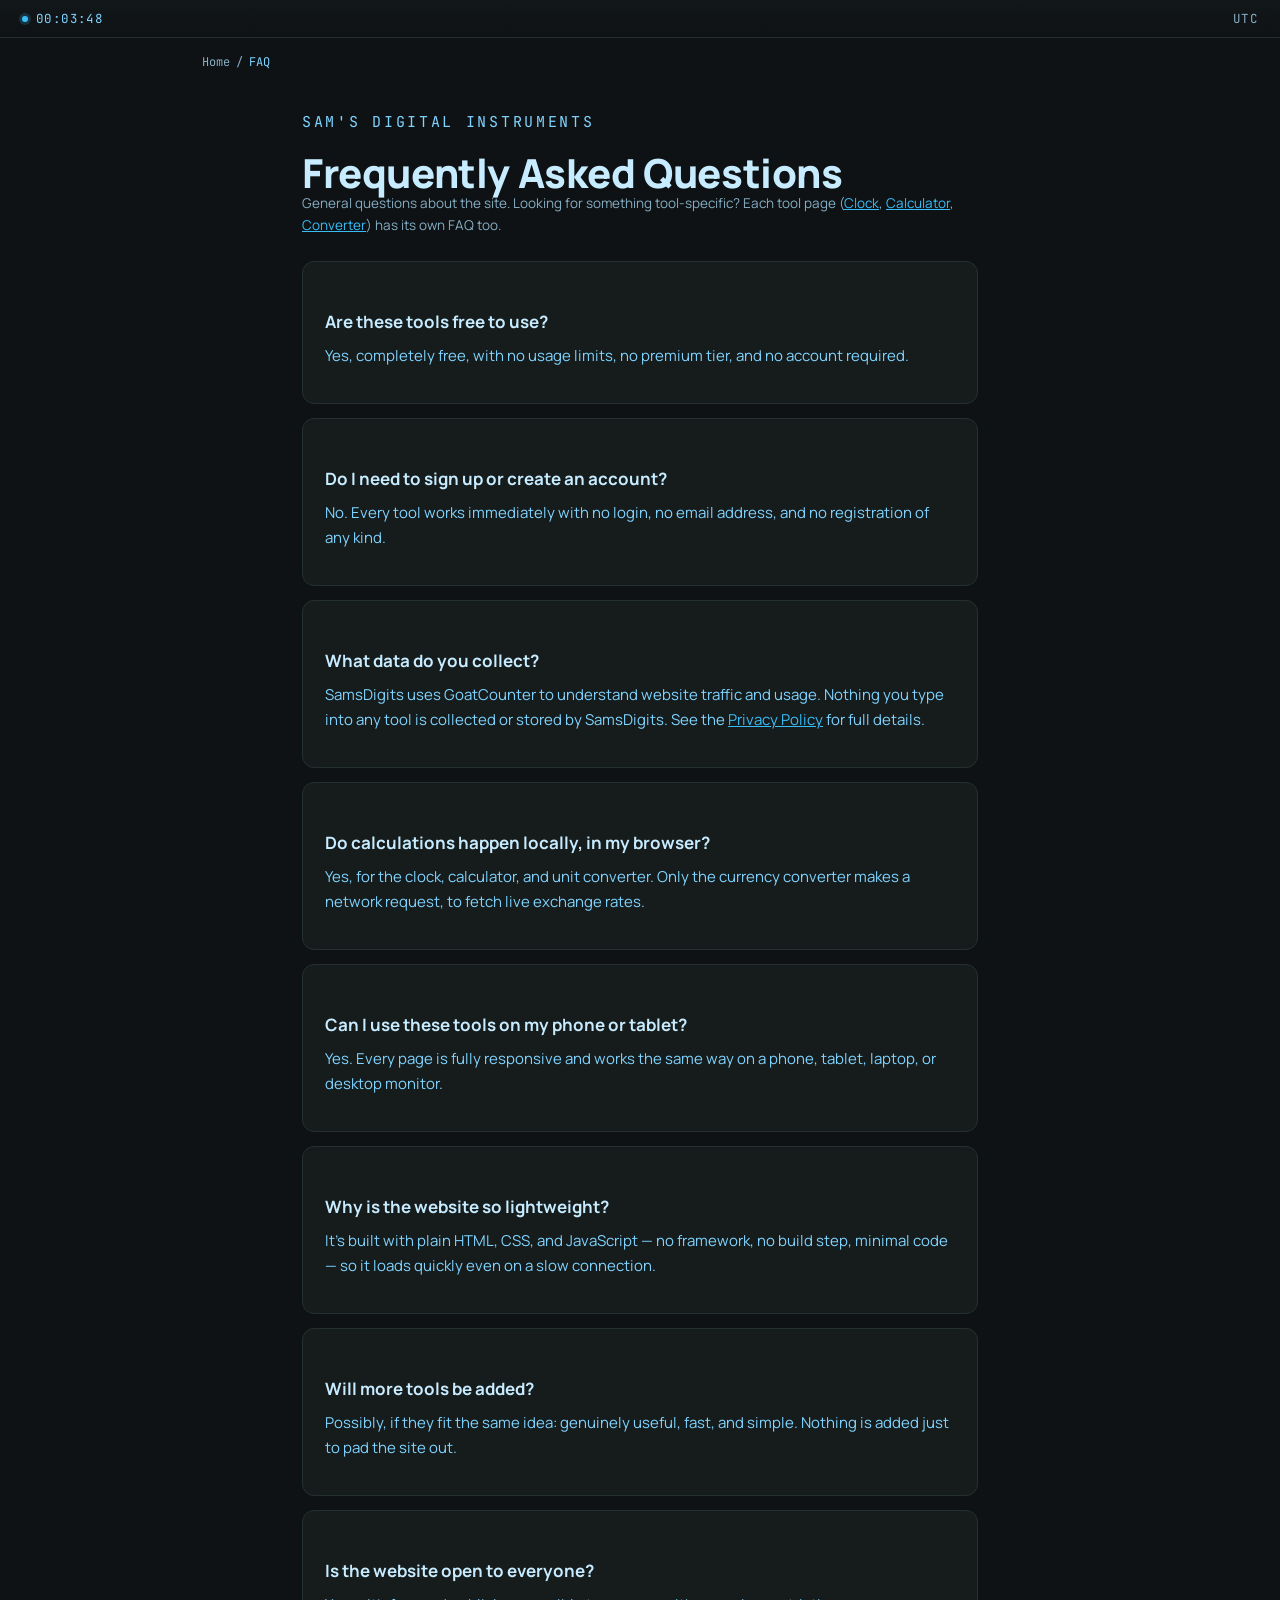
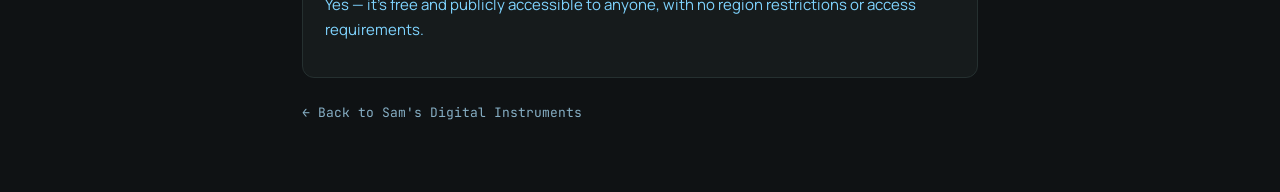
<file: faq.html>
<!DOCTYPE html>
<html lang="en">
<head>
<script data-goatcounter="https://samsdigits.goatcounter.com/count"
        async src="//gc.zgo.at/count.js"></script>

<script>
  window.dataLayer = window.dataLayer || [];
</script>
<meta charset="UTF-8">
<meta name="viewport" content="width=device-width, initial-scale=1.0">
<title>FAQ — Sam's Digital Instruments</title>
<meta name="description" content="General frequently asked questions about Sam's Digital Instruments — privacy, cost, and how the site works. Tool-specific questions live on each tool's own page.">
<meta name="robots" content="index, follow">
<link rel="canonical" href="https://samsdigitalinstruments.pages.dev/faq">
<link rel="preconnect" href="https://fonts.googleapis.com">
<link href="https://fonts.googleapis.com/css2?family=JetBrains+Mono:wght@400;500;700&family=Manrope:wght@400;500;600;700;800&display=swap" rel="stylesheet">
<link rel="stylesheet" href="styles.css">
<script type="application/ld+json">
{
  "@context": "https://schema.org",
  "@type": "FAQPage",
  "mainEntity": [
    { "@type": "Question", "name": "Are these tools free to use?", "acceptedAnswer": { "@type": "Answer", "text": "Yes, completely free, with no usage limits, no premium tier, and no account required." } },
    { "@type": "Question", "name": "Do I need to sign up or create an account?", "acceptedAnswer": { "@type": "Answer", "text": "No. Every tool works immediately with no login, no email address, and no registration of any kind." } },
    { "@type": "Question", "name": "What data do you collect?", "acceptedAnswer": { "@type": "Answer", "text": "SamsDigits uses GoatCounter to understand website traffic and usage. Nothing you type into the calculator or other tools is collected or stored by SamsDigits. See the Privacy Policy for full details." } },
    { "@type": "Question", "name": "Do calculations happen locally, in my browser?", "acceptedAnswer": { "@type": "Answer", "text": "Yes, for the clock, calculator, and unit converter. Only the currency converter makes a network request, to fetch live exchange rates." } },
    { "@type": "Question", "name": "Can I use these tools on my phone or tablet?", "acceptedAnswer": { "@type": "Answer", "text": "Yes. Every page is fully responsive and works the same way on a phone, tablet, laptop, or desktop monitor." } },
    { "@type": "Question", "name": "Why is the website so lightweight?", "acceptedAnswer": { "@type": "Answer", "text": "It's built with plain HTML, CSS, and JavaScript — no framework, no build step, minimal code — so it loads quickly even on a slow connection." } },
    { "@type": "Question", "name": "Will more tools be added?", "acceptedAnswer": { "@type": "Answer", "text": "Possibly, if they fit the same idea: genuinely useful, fast, and simple. Nothing is added just to pad the site out." } },
    { "@type": "Question", "name": "Is the website open to everyone?", "acceptedAnswer": { "@type": "Answer", "text": "Yes — it's free and publicly accessible to anyone, with no region restrictions or access requirements." } }
  ]
}
</script>
</head>
<body>
  <div class="statusbar">
    <div class="live"><span class="dot"></span><span id="statusTime">--:--:--</span></div>
    <div id="statusZone">local time</div>
  </div>
  <nav class="breadcrumb"><a href="/">Home</a><span class="sep">/</span><span class="current">FAQ</span></nav>

  <div class="page-wrap">
    <p class="wordmark">Sam's Digital Instruments</p>
    <h1>Frequently Asked Questions</h1>
    <p style="color:var(--text-dim); font-size:13.5px; margin-top:-10px; margin-bottom:24px;">General questions about the site. Looking for something tool-specific? Each tool page (<a href="/clock">Clock</a>, <a href="/calculator">Calculator</a>, <a href="/converter">Converter</a>) has its own FAQ too.</p>

    <div class="faq">
      <div class="faq-item">
        <h2>Are these tools free to use?</h2>
        <p>Yes, completely free, with no usage limits, no premium tier, and no account required.</p>
      </div>
      <div class="faq-item">
        <h2>Do I need to sign up or create an account?</h2>
        <p>No. Every tool works immediately with no login, no email address, and no registration of any kind.</p>
      </div>
      <div class="faq-item">
        <h2>What data do you collect?</h2>
        <p>SamsDigits uses GoatCounter to understand website traffic and usage. Nothing you type into any tool is collected or stored by SamsDigits. See the <a href="/privacy">Privacy Policy</a> for full details.</p>
      </div>
      <div class="faq-item">
        <h2>Do calculations happen locally, in my browser?</h2>
        <p>Yes, for the clock, calculator, and unit converter. Only the currency converter makes a network request, to fetch live exchange rates.</p>
      </div>
      <div class="faq-item">
        <h2>Can I use these tools on my phone or tablet?</h2>
        <p>Yes. Every page is fully responsive and works the same way on a phone, tablet, laptop, or desktop monitor.</p>
      </div>
      <div class="faq-item">
        <h2>Why is the website so lightweight?</h2>
        <p>It's built with plain HTML, CSS, and JavaScript — no framework, no build step, minimal code — so it loads quickly even on a slow connection.</p>
      </div>
      <div class="faq-item">
        <h2>Will more tools be added?</h2>
        <p>Possibly, if they fit the same idea: genuinely useful, fast, and simple. Nothing is added just to pad the site out.</p>
      </div>
      <div class="faq-item">
        <h2>Is the website open to everyone?</h2>
        <p>Yes — it's free and publicly accessible to anyone, with no region restrictions or access requirements.</p>
      </div>
    </div>

    <a class="back" href="/">← Back to Sam's Digital Instruments</a>
  </div>

<script>
function pad(n){ return n.toString().padStart(2,'0'); }
function updateStatus(){
  const now = new Date();
  document.getElementById('statusTime').textContent = `${pad(now.getHours())}:${pad(now.getMinutes())}:${pad(now.getSeconds())}`;
  try{ document.getElementById('statusZone').textContent = Intl.DateTimeFormat().resolvedOptions().timeZone; }catch(e){}
}
setInterval(updateStatus, 1000);
updateStatus();
</script>
</body>
</html>
</file>
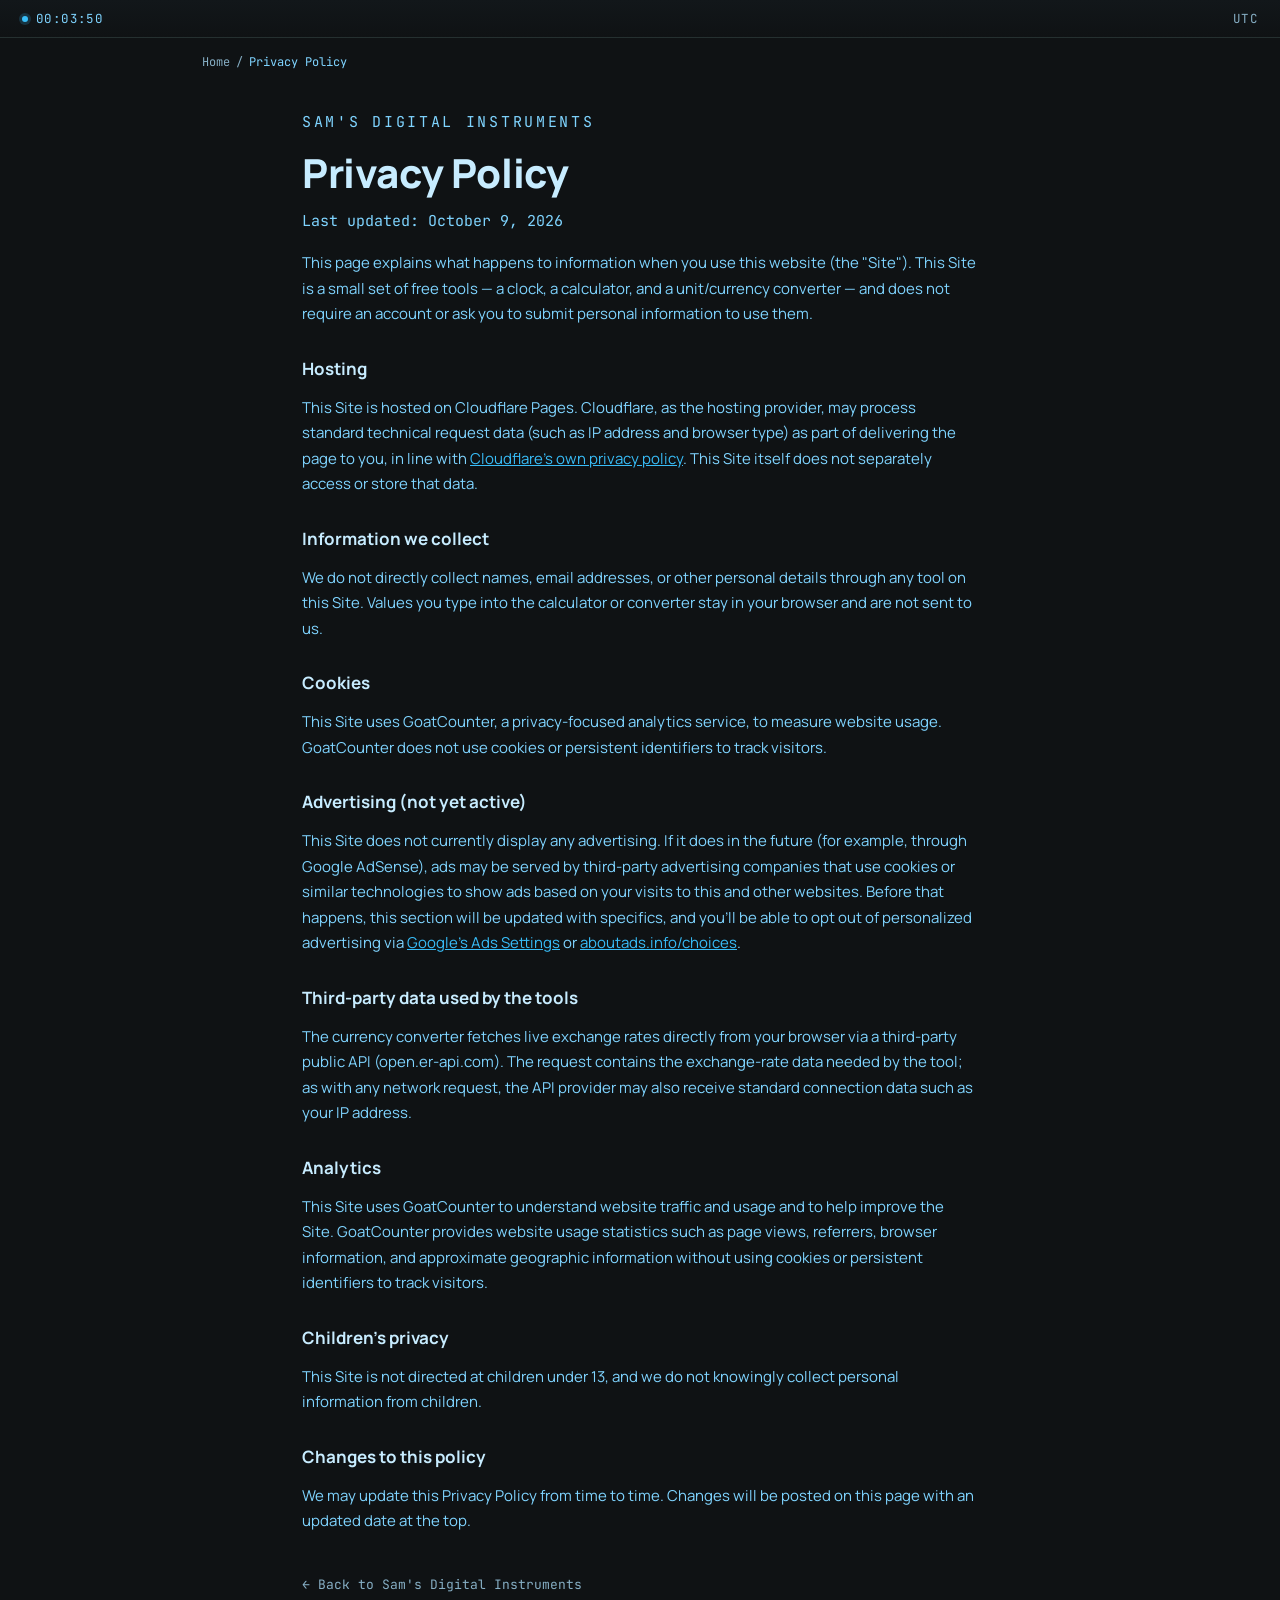
<file: privacy.html>
<!DOCTYPE html>
<html lang="en">
<head>
<script data-goatcounter="https://samsdigits.goatcounter.com/count"
        async src="//gc.zgo.at/count.js"></script>

<script>
  window.dataLayer = window.dataLayer || [];
</script>
<meta charset="UTF-8">
<meta name="viewport" content="width=device-width, initial-scale=1.0">
<title>Privacy Policy — Sam's Digital Instruments</title>
<meta name="description" content="Privacy policy for Sam's Digital Instruments — clock, calculator and converter tools. Hosting, data collection, cookies, and third-party services explained.">
<meta name="robots" content="index, follow">
<link rel="canonical" href="https://samsdigitalinstruments.pages.dev/privacy">
<link rel="preconnect" href="https://fonts.googleapis.com">
<link href="https://fonts.googleapis.com/css2?family=JetBrains+Mono:wght@400;500;700&family=Manrope:wght@400;500;600;700;800&display=swap" rel="stylesheet">
<link rel="stylesheet" href="styles.css">
</head>
<body>
  <div class="statusbar">
    <div class="live"><span class="dot"></span><span id="statusTime">--:--:--</span></div>
    <div id="statusZone">local time</div>
  </div>
  <nav class="breadcrumb"><a href="/">Home</a><span class="sep">/</span><span class="current">Privacy Policy</span></nav>

  <div class="page-wrap">
    <p class="wordmark">Sam's Digital Instruments</p>
    <h1>Privacy Policy</h1>
    <p class="updated">Last updated: October 9, 2026</p>

    <p>This page explains what happens to information when you use this website (the "Site"). This Site is a small set of free tools — a clock, a calculator, and a unit/currency converter — and does not require an account or ask you to submit personal information to use them.</p>

    <h2>Hosting</h2>
    <p>This Site is hosted on Cloudflare Pages. Cloudflare, as the hosting provider, may process standard technical request data (such as IP address and browser type) as part of delivering the page to you, in line with <a href="https://www.cloudflare.com/privacypolicy/" target="_blank" rel="noopener">Cloudflare's own privacy policy</a>. This Site itself does not separately access or store that data.</p>

    <h2>Information we collect</h2>
    <p>We do not directly collect names, email addresses, or other personal details through any tool on this Site. Values you type into the calculator or converter stay in your browser and are not sent to us.</p>

    <h2>Cookies</h2>
    <p>This Site uses GoatCounter, a privacy-focused analytics service, to measure website usage. GoatCounter does not use cookies or persistent identifiers to track visitors.</p>

    <h2>Advertising (not yet active)</h2>
    <p>This Site does not currently display any advertising. If it does in the future (for example, through Google AdSense), ads may be served by third-party advertising companies that use cookies or similar technologies to show ads based on your visits to this and other websites. Before that happens, this section will be updated with specifics, and you'll be able to opt out of personalized advertising via <a href="https://adssettings.google.com" target="_blank" rel="noopener">Google's Ads Settings</a> or <a href="https://www.aboutads.info/choices" target="_blank" rel="noopener">aboutads.info/choices</a>.</p>

    <h2>Third-party data used by the tools</h2>
    <p>The currency converter fetches live exchange rates directly from your browser via a third-party public API (open.er-api.com). The request contains the exchange-rate data needed by the tool; as with any network request, the API provider may also receive standard connection data such as your IP address.</p>

    <h2>Analytics</h2>
    <p>This Site uses GoatCounter to understand website traffic and usage and to help improve the Site. GoatCounter provides website usage statistics such as page views, referrers, browser information, and approximate geographic information without using cookies or persistent identifiers to track visitors.</p>

    <h2>Children's privacy</h2>
    <p>This Site is not directed at children under 13, and we do not knowingly collect personal information from children.</p>

    <h2>Changes to this policy</h2>
    <p>We may update this Privacy Policy from time to time. Changes will be posted on this page with an updated date at the top.</p>

    <a class="back" href="/">← Back to Sam's Digital Instruments</a>
  </div>

<script>
function pad(n){ return n.toString().padStart(2,'0'); }
function updateStatus(){
  const now = new Date();
  document.getElementById('statusTime').textContent = `${pad(now.getHours())}:${pad(now.getMinutes())}:${pad(now.getSeconds())}`;
  try{ document.getElementById('statusZone').textContent = Intl.DateTimeFormat().resolvedOptions().timeZone; }catch(e){}
}
setInterval(updateStatus, 1000);
updateStatus();
</script>
</body>
</html>
</file>
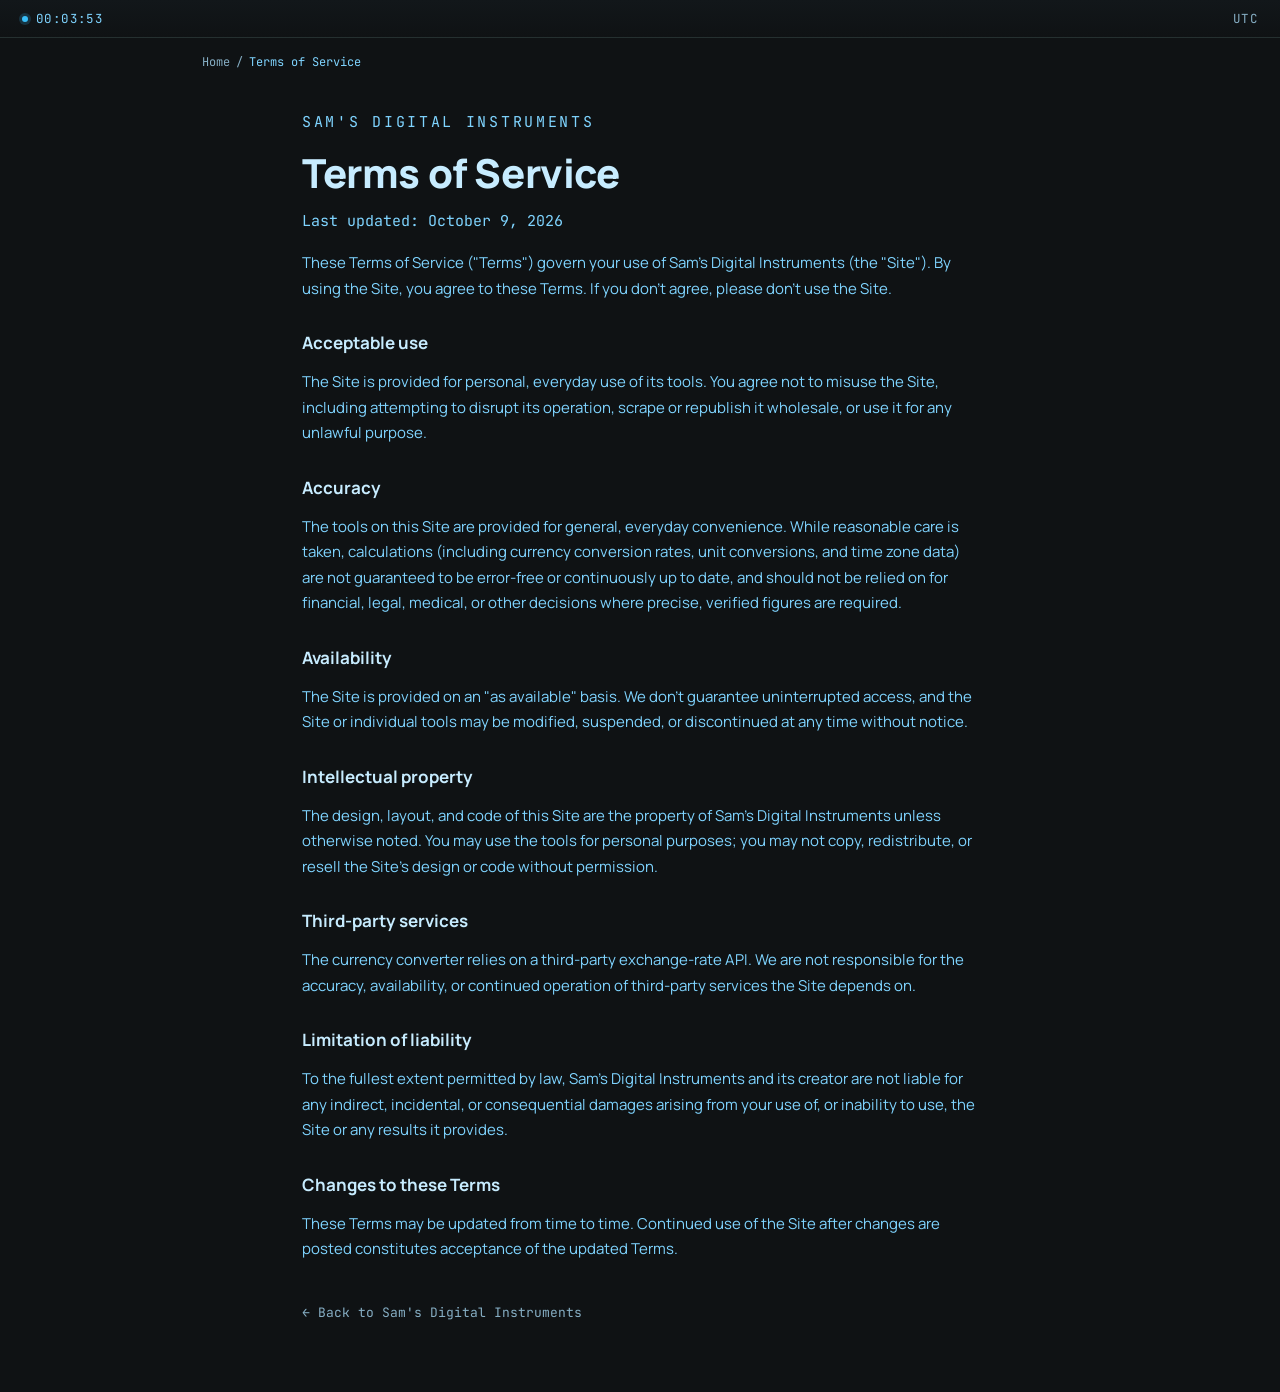
<file: terms.html>
<!DOCTYPE html>
<html lang="en">
<head>
<script data-goatcounter="https://samsdigits.goatcounter.com/count"
        async src="//gc.zgo.at/count.js"></script>

<script>
  window.dataLayer = window.dataLayer || [];
</script>
<meta charset="UTF-8">
<meta name="viewport" content="width=device-width, initial-scale=1.0">
<title>Terms of Service — Sam's Digital Instruments</title>
<meta name="description" content="Terms of Service for Sam's Digital Instruments — acceptable use, accuracy, availability, and liability for the clock, calculator, and converter tools.">
<meta name="robots" content="index, follow">
<link rel="canonical" href="https://samsdigitalinstruments.pages.dev/terms">
<link rel="preconnect" href="https://fonts.googleapis.com">
<link href="https://fonts.googleapis.com/css2?family=JetBrains+Mono:wght@400;500;700&family=Manrope:wght@400;500;600;700;800&display=swap" rel="stylesheet">
<link rel="stylesheet" href="styles.css">
</head>
<body>
  <div class="statusbar">
    <div class="live"><span class="dot"></span><span id="statusTime">--:--:--</span></div>
    <div id="statusZone">local time</div>
  </div>
  <nav class="breadcrumb"><a href="/">Home</a><span class="sep">/</span><span class="current">Terms of Service</span></nav>

  <div class="page-wrap">
    <p class="wordmark">Sam's Digital Instruments</p>
    <h1>Terms of Service</h1>
    <p class="updated">Last updated: October 9, 2026</p>

    <p>These Terms of Service ("Terms") govern your use of Sam's Digital Instruments (the "Site"). By using the Site, you agree to these Terms. If you don't agree, please don't use the Site.</p>

    <h2>Acceptable use</h2>
    <p>The Site is provided for personal, everyday use of its tools. You agree not to misuse the Site, including attempting to disrupt its operation, scrape or republish it wholesale, or use it for any unlawful purpose.</p>

    <h2>Accuracy</h2>
    <p>The tools on this Site are provided for general, everyday convenience. While reasonable care is taken, calculations (including currency conversion rates, unit conversions, and time zone data) are not guaranteed to be error-free or continuously up to date, and should not be relied on for financial, legal, medical, or other decisions where precise, verified figures are required.</p>

    <h2>Availability</h2>
    <p>The Site is provided on an "as available" basis. We don't guarantee uninterrupted access, and the Site or individual tools may be modified, suspended, or discontinued at any time without notice.</p>

    <h2>Intellectual property</h2>
    <p>The design, layout, and code of this Site are the property of Sam's Digital Instruments unless otherwise noted. You may use the tools for personal purposes; you may not copy, redistribute, or resell the Site's design or code without permission.</p>

    <h2>Third-party services</h2>
    <p>The currency converter relies on a third-party exchange-rate API. We are not responsible for the accuracy, availability, or continued operation of third-party services the Site depends on.</p>

    <h2>Limitation of liability</h2>
    <p>To the fullest extent permitted by law, Sam's Digital Instruments and its creator are not liable for any indirect, incidental, or consequential damages arising from your use of, or inability to use, the Site or any results it provides.</p>

    <h2>Changes to these Terms</h2>
    <p>These Terms may be updated from time to time. Continued use of the Site after changes are posted constitutes acceptance of the updated Terms.</p>

    <a class="back" href="/">← Back to Sam's Digital Instruments</a>
  </div>

<script>
function pad(n){ return n.toString().padStart(2,'0'); }
function updateStatus(){
  const now = new Date();
  document.getElementById('statusTime').textContent = `${pad(now.getHours())}:${pad(now.getMinutes())}:${pad(now.getSeconds())}`;
  try{ document.getElementById('statusZone').textContent = Intl.DateTimeFormat().resolvedOptions().timeZone; }catch(e){}
}
setInterval(updateStatus, 1000);
updateStatus();
</script>
</body>
</html>
</file>
<file: styles.css>
/* Sam's Digital Instruments — shared styles across all pages */
:root{
  --bg: #0f1214;
  --panel: #161b1c;
  --panel-2: #1c2324;
  --panel-3: #222a2b;
  --line: #253030;
  --text: #7FD4FF;
  --text-strong: #C7ECFF;
  --text-dim: #86AEC4;
  --accent: #38BDF8;
  --accent-ink: #041c2b;
  --mono: 'JetBrains Mono', monospace;
  --sans: 'Manrope', sans-serif;
}
*{ box-sizing:border-box; }
html,body{
  margin:0; padding:0; background:var(--bg); color:var(--text);
  font-family:var(--sans); -webkit-font-smoothing:antialiased;
}
body{ min-height:100vh; display:flex; flex-direction:column; }
a{ color:var(--accent); }
a:focus-visible, button:focus-visible, select:focus-visible, input:focus-visible{
  outline:2px solid var(--accent); outline-offset:2px;
}

/* ---- status bar ---- */
.statusbar{
  display:flex; align-items:center; justify-content:space-between;
  padding:10px 22px; border-bottom:1px solid var(--line);
  background:linear-gradient(180deg, #12171a, #0f1214);
  font-family:var(--mono); font-size:12.5px; color:var(--text-dim);
  letter-spacing:.03em;
}
.statusbar .live{ display:flex; align-items:center; gap:8px; color:var(--text); }
.dot{ width:6px; height:6px; border-radius:50%; background:var(--accent);
  box-shadow:0 0 0 3px rgba(56,189,248,0.18); animation:pulse 2s infinite ease-in-out; }
@keyframes pulse{ 0%,100%{opacity:1;} 50%{opacity:.35;} }

/* ---- breadcrumb ---- */
.breadcrumb{
  max-width:920px; margin:0 auto; width:100%; padding:16px 22px 0;
  font-family:var(--mono); font-size:12px; color:var(--text-dim);
}
.breadcrumb a{ color:var(--text-dim); text-decoration:none; }
.breadcrumb a:hover{ color:var(--text-strong); text-decoration:underline; }
.breadcrumb .sep{ margin:0 6px; }
.breadcrumb .current{ color:var(--text); }

/* ---- header / hero ---- */
header.hero{ padding:24px 22px 18px; max-width:920px; margin:0 auto; width:100%; }
.wordmark{ font-family:var(--mono); font-size:13px; letter-spacing:.18em; color:var(--accent); text-transform:uppercase; margin:0 0 10px; }
h1{ font-family:var(--sans); font-weight:800; font-size:clamp(26px,4.2vw,40px); margin:0 0 8px; line-height:1.05; letter-spacing:-0.01em; color:var(--text-strong); }
.sub{ color:var(--text); font-size:15px; max-width:60ch; line-height:1.5; margin:0; }

main{ flex:1; max-width:920px; margin:0 auto; padding:10px 22px 60px; width:100%;
      display:flex; flex-direction:column; gap:28px; }

.section-label{ font-family:var(--mono); font-size:12px; font-weight:400; letter-spacing:.14em; text-transform:uppercase; color:var(--text-dim); margin:0 0 12px; }

.panel{ background:var(--panel); border:1px solid var(--line); border-radius:16px; padding:26px; }

.prose{ max-width:760px; }
.prose p{ color:var(--text); font-size:14.5px; line-height:1.75; margin:0 0 14px; }
.prose p:last-child{ margin-bottom:0; }

.info-block{ max-width:760px; margin-top:16px; }
.info-block p{ color:var(--text); font-size:14px; line-height:1.65; margin:0 0 10px; }
.info-block p:last-child{ margin-bottom:0; }

/* ---- directory / featured tool cards (homepage) ---- */
.tool-directory{ display:grid; grid-template-columns:repeat(auto-fit,minmax(240px,1fr)); gap:18px; }
.tool-card{
  background:var(--panel); border:1px solid var(--line); border-radius:16px;
  padding:22px; display:flex; flex-direction:column; gap:10px; text-decoration:none;
  transition:border-color .15s ease;
}
.tool-card:hover{ border-color:var(--accent); }
.tool-card .cat{ font-family:var(--mono); font-size:11px; letter-spacing:.08em; text-transform:uppercase; color:var(--accent); }
.tool-card h2{ color:var(--text-strong); font-size:19px; margin:0; }
.tool-card p{ color:var(--text); font-size:14px; line-height:1.6; margin:0; }
.tool-card .go{ color:var(--text-dim); font-family:var(--mono); font-size:12.5px; margin-top:4px; }

.categories{ display:flex; flex-wrap:wrap; gap:10px; }
.category-tag{
  background:var(--panel-2); border:1px solid var(--line); color:var(--text);
  font-family:var(--mono); font-size:12px; padding:7px 14px; border-radius:20px;
}

.related-tools{ display:flex; flex-wrap:wrap; gap:10px; }
.related-tools a{
  background:var(--panel-2); border:1px solid var(--line); color:var(--text-strong);
  font-family:var(--sans); font-weight:600; font-size:13.5px; padding:10px 16px;
  border-radius:10px; text-decoration:none;
}
.related-tools a:hover{ border-color:var(--accent); }

/* ---- generic form controls ---- */
select, input[type=number]{
  background:var(--panel-2); border:1px solid var(--line); color:var(--text-strong);
  font-family:var(--sans); font-size:14px; font-weight:600; padding:10px 12px; border-radius:9px;
  outline:none; transition:border-color .15s ease; width:100%;
}
select:focus, input:focus{ border-color:var(--accent); }
label{ display:block; font-size:12px; color:var(--text); font-weight:600; margin-bottom:6px; text-transform:uppercase; letter-spacing:.04em; }
.field{ display:flex; flex-direction:column; }
button.action{
  appearance:none; border:1px solid var(--accent); background:var(--accent);
  color:var(--accent-ink); font-weight:700; font-size:14px; padding:11px 18px; border-radius:9px;
  cursor:pointer; transition:filter .15s ease;
}
button.action:hover{ filter:brightness(1.08); }

.mode-toggle{ display:flex; justify-content:center; gap:8px; margin-bottom:18px; }
.mode-btn{
  background:var(--panel-2); border:1px solid var(--line); color:var(--text-dim);
  font-family:var(--mono); font-size:12.5px; font-weight:600; letter-spacing:.04em;
  padding:7px 16px; border-radius:20px; cursor:pointer;
}
.mode-btn.active{ color:var(--accent-ink); background:var(--accent); border-color:var(--accent); }

/* ---- flip clock ---- */
.flip-clock{ display:flex; align-items:center; justify-content:center; gap:8px; flex-wrap:wrap; padding:6px 0 4px; }
.flip-group{ display:flex; gap:6px; }
.flip-sep{ font-family:var(--mono); font-weight:700; font-size:clamp(28px,7vw,54px); color:var(--text-dim); padding:0 2px; align-self:center; }
.flip-unit{ perspective:320px; width:clamp(38px,9vw,64px); height:clamp(52px,13vw,88px); }
.flip-card{ position:relative; width:100%; height:100%; transform-style:preserve-3d; transition:transform .5s cubic-bezier(.45,0,.2,1); }
.flip-card.flip{ transform:rotateX(-180deg); }
.flip-face{
  position:absolute; inset:0; backface-visibility:hidden; border-radius:8px;
  background:var(--panel-2); border:1px solid var(--line);
  display:flex; align-items:center; justify-content:center;
  font-family:var(--mono); font-weight:700; color:var(--text-strong);
  font-size:clamp(24px,6vw,44px);
}
.flip-face.front{ transform:rotateX(0deg); }
.flip-face.back{ transform:rotateX(180deg); }
.flip-face::after{ content:''; position:absolute; left:0; right:0; top:50%; height:1px; background:rgba(0,0,0,.45); }
.flip-date{ text-align:center; color:var(--text-dim); font-size:13px; margin-top:16px; font-family:var(--mono); }
.ampm{
  align-self:center; font-family:var(--mono); font-weight:700; font-size:clamp(14px,3vw,18px);
  color:var(--text-strong); background:var(--panel-2); border:1px solid var(--line);
  border-radius:8px; padding:6px 10px; margin-left:6px;
}
.clock-grid{ display:grid; grid-template-columns:repeat(4,1fr); gap:12px; margin-top:26px; }
@media (max-width:640px){ .clock-grid{ grid-template-columns:repeat(2,1fr); } }
.clock-card{ background:var(--panel-2); border:1px solid var(--line); border-radius:12px; padding:18px; }
.clock-card .city{ font-size:13px; color:var(--text); font-weight:700; text-transform:uppercase; letter-spacing:.06em; margin-bottom:8px; }
.clock-card .time{ font-family:var(--mono); font-size:26px; font-weight:600; color:var(--text-strong); }
.clock-card .diff{ font-family:var(--mono); font-size:12px; color:var(--accent); margin-top:6px; }
.add-row{ margin-top:20px; display:flex; gap:10px; flex-wrap:wrap; align-items:center; }

/* ---- calculator ---- */
.aspect-916{ width:100%; max-width:360px; aspect-ratio:9/16; display:flex; flex-direction:column; overflow:hidden; padding:18px; }
.calc-display{ background:var(--panel-2); border:1px solid var(--line); border-radius:12px; padding:14px 16px; margin-bottom:12px; text-align:right; flex-shrink:0; }
.calc-expr{ font-family:var(--mono); font-size:13px; color:var(--text-dim); min-height:16px; overflow:hidden; text-overflow:ellipsis; white-space:nowrap; }
.calc-result{ font-family:var(--mono); font-size:clamp(26px,6vw,32px); font-weight:700; color:var(--text-strong); overflow:hidden; text-overflow:ellipsis; white-space:nowrap; }
.calc-sci-row{ display:flex; gap:6px; overflow-x:auto; padding-bottom:8px; margin-bottom:8px; flex-shrink:0; }
.calc-sci-row button{
  flex:0 0 auto; background:var(--panel-3); border:1px solid var(--line); color:var(--text);
  font-family:var(--mono); font-size:12px; font-weight:600; padding:8px 10px; border-radius:8px; cursor:pointer;
}
.calc-sci-row button:hover{ border-color:var(--accent); color:var(--text-strong); }
.calc-grid{ display:grid; grid-template-columns:repeat(4,1fr); gap:8px; flex:1; min-height:0; }
.calc-grid button{
  background:var(--panel-2); border:1px solid var(--line); color:var(--text-strong);
  font-family:var(--sans); font-weight:700; font-size:clamp(15px,3.6vw,19px);
  border-radius:10px; cursor:pointer; transition:filter .12s ease, transform .05s ease;
}
.calc-grid button:active{ transform:scale(0.95); }
.calc-grid button.op{ background:var(--accent); color:var(--accent-ink); border-color:var(--accent); }
.calc-grid button.op:hover{ filter:brightness(1.08); }
.calc-grid button.fn{ color:var(--text); }

/* ---- converter ---- */
.subtabs{ display:flex; gap:6px; margin-bottom:14px; flex-wrap:wrap; flex-shrink:0; }
.subtab{
  background:var(--panel-2); border:1px solid var(--line); color:var(--text);
  font-family:var(--sans); font-size:12px; font-weight:600; padding:7px 11px;
  border-radius:16px; cursor:pointer;
}
.subtab.active{ color:var(--accent-ink); background:var(--accent); border-color:var(--accent); }
.conv-col{ display:flex; flex-direction:column; gap:14px; }
.swap-btn{
  align-self:center; background:var(--panel-2); border:1px solid var(--line); color:var(--accent);
  width:36px; height:36px; border-radius:50%; cursor:pointer; font-size:15px;
}
.conv-out{ margin-top:14px; font-family:var(--mono); font-size:clamp(20px,5vw,26px); font-weight:700; color:var(--text-strong); }
.conv-out .u{ color:var(--text-dim); font-size:13px; font-weight:400; margin-left:6px; }
.note{ margin-top:10px; font-size:11.5px; color:var(--text); line-height:1.4; }

/* ---- FAQ ---- */
.faq{ display:flex; flex-direction:column; gap:14px; }
.faq-item{ background:var(--panel); border:1px solid var(--line); border-radius:12px; padding:18px 22px; }
.faq-item h3, .faq-item h2{ color:var(--text-strong); font-size:15px; margin:0 0 8px; }
.faq-item p{ color:var(--text); font-size:14px; line-height:1.6; margin:0; }

/* ---- UPI support ---- */
.upi-support{ display:flex; flex-direction:column; align-items:center; gap:10px; margin-bottom:14px; }
.upi-qr{ width:220px; border-radius:10px; overflow:hidden; border:1px solid var(--line); }
.upi-qr img{ display:block; width:100%; height:auto; }
.coffee-btn{
  display:inline-flex; align-items:center; gap:8px; background:var(--panel-2);
  border:1px solid var(--line); color:var(--text-strong); font-family:var(--sans);
  font-weight:700; font-size:13px; padding:9px 16px; border-radius:20px;
  text-decoration:none; margin-bottom:14px;
}
.coffee-btn:hover{ border-color:var(--accent); }
.upi-id-copy{
  background:var(--panel-2); border:1px solid var(--line); color:var(--text-strong);
  font-family:var(--mono); font-size:12.5px; padding:8px 12px; border-radius:8px;
  cursor:pointer; display:inline-flex; align-items:center; gap:8px;
}
.upi-id-copy:hover{ border-color:var(--accent); }
.upi-hint{ font-size:11px; color:var(--text-dim); max-width:280px; text-align:center; }

/* ---- footer ---- */
footer{ border-top:1px solid var(--line); padding:26px 22px; text-align:center;
  font-size:12px; color:var(--text-dim); font-family:var(--mono); }
.footer-links{ display:flex; justify-content:center; gap:16px; flex-wrap:wrap; margin-bottom:12px; }
.footer-links a{ color:var(--text); text-decoration:none; }
.footer-links a:hover{ color:var(--text-strong); text-decoration:underline; }

/* ---- simple content pages (About / FAQ / Privacy / Terms) ---- */
.page-wrap{ max-width:720px; margin:0 auto; padding:40px 22px 70px; width:100%; flex:1; }
.page-wrap h2{ color:var(--text-strong); font-size:17px; margin:30px 0 10px; }
.page-wrap p{ color:var(--text); font-size:15px; line-height:1.7; margin-bottom:16px; }
.updated{ color:var(--text-dim); font-size:13px; font-family:var(--mono); margin-bottom:30px; }
.back{ display:inline-block; margin-top:26px; color:var(--text-dim); font-family:var(--mono); font-size:13px; text-decoration:none; }
.back:hover{ color:var(--text-strong); }
</file>
